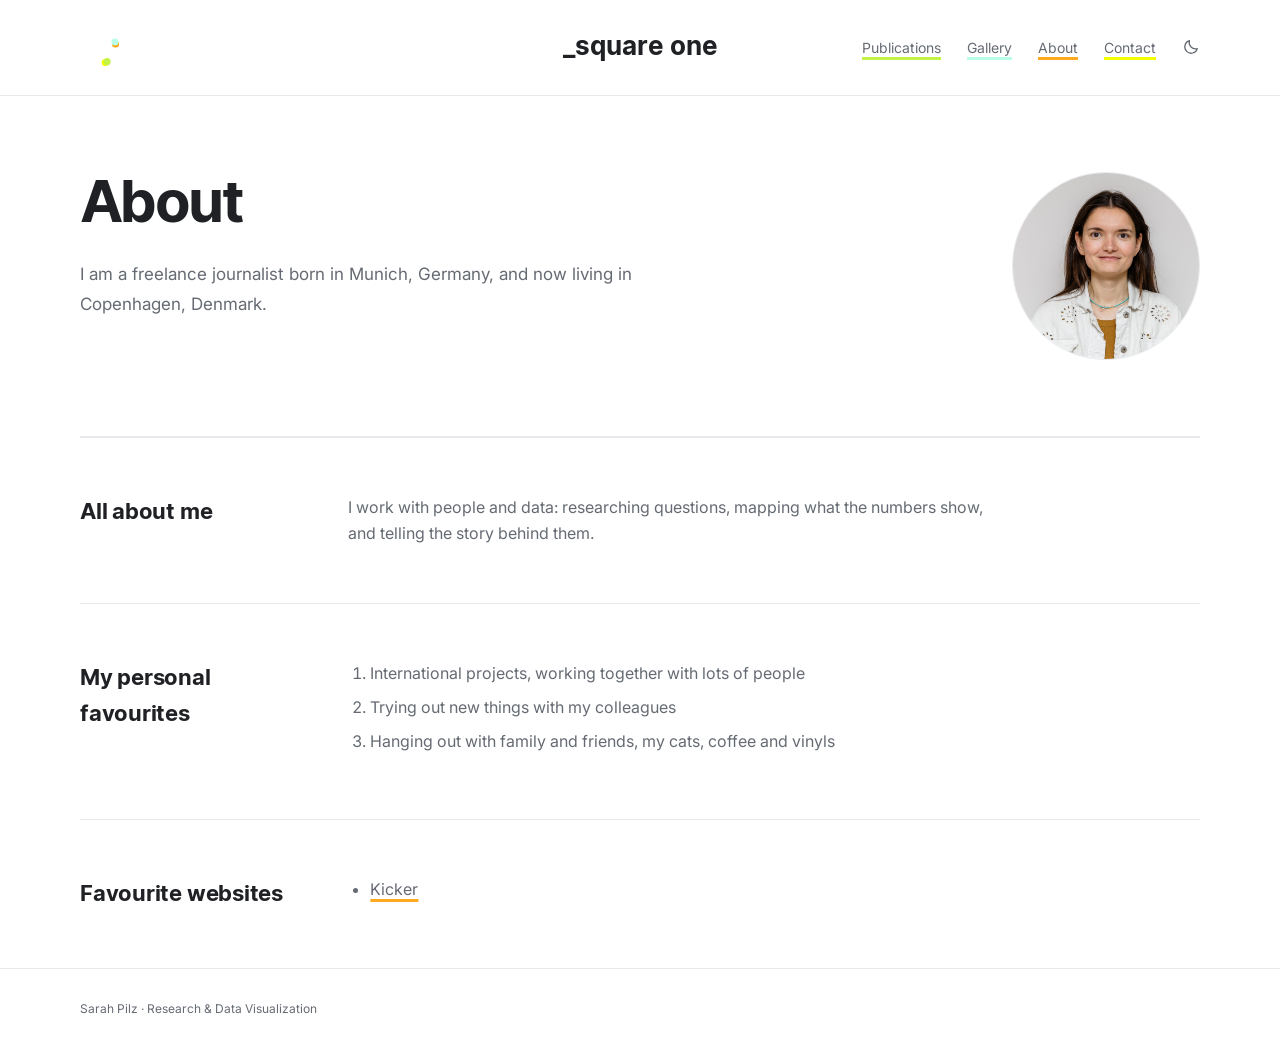
<file: about.html>
<!DOCTYPE html>
<html lang="en">
<head>
  <meta charset="UTF-8">
  <meta name="viewport" content="width=device-width, initial-scale=1.0">
  <!-- Both palettes live in the stylesheet and theme.js decides which one <html>
       wears; this tells the browser both are supported. -->
  <meta name="color-scheme" content="light dark">

  <meta
    name="description"
    content="About _square one: environmental research, data analysis, interactive mapping, and visual storytelling."
  >

  <title>About · _square one</title>

  <link rel="preconnect" href="https://fonts.googleapis.com">
  <link rel="preconnect" href="https://fonts.gstatic.com" crossorigin>
  <link
    href="https://fonts.googleapis.com/css2?family=Konkhmer+Sleokchher&family=Inter:wght@400;500;600&display=swap"
    rel="stylesheet"
  >

  <link rel="stylesheet" href="styles.css">

  <!-- Settles the theme before the first paint, so a dark page never flashes
       white; the header button it drives sits at the end of the nav below. -->
  <script src="theme.js"></script>
</head>

<body data-area="about">
  <a class="skip-link" href="#main-content">
    Skip to content
  </a>

  <header class="site-header" id="home">
    <nav class="navigation container" aria-label="Main navigation">
      <a class="brand-logo" href="index.html#home" aria-label="_square one — home">
        <!-- viewBox is cropped around the mark so it fills the header slot. -->
        <svg id="brand-logo-mark" viewBox="5 5 34 34" aria-hidden="true"></svg>
      </a>

      <a class="site-title" href="index.html#home">_square one</a>

      <div class="nav-links">
        <a href="publications.html">Publications</a>
        <a href="gallery.html">Gallery</a>
        <a href="about.html">About</a>
        <a href="contact.html">Contact</a>

        <button
          class="theme-toggle"
          type="button"
          aria-pressed="false"
          aria-label="Dark theme"
          hidden
        >
          <!-- The sun's ring is a path, so the header mark keeps the page's
               only circle elements. -->
          <svg class="theme-toggle-icon theme-toggle-moon" viewBox="0 0 24 24" aria-hidden="true">
            <path d="M20.4 14.1A8.5 8.5 0 0 1 9.9 3.6 8.5 8.5 0 1 0 20.4 14.1Z" />
          </svg>
          <svg class="theme-toggle-icon theme-toggle-sun" viewBox="0 0 24 24" aria-hidden="true">
            <path d="M12 7.6a4.4 4.4 0 1 0 0 8.8 4.4 4.4 0 0 0 0-8.8Z" />
            <path d="M12 2.6v2.2M12 19.2v2.2M2.6 12h2.2M19.2 12h2.2M5.4 5.4l1.6 1.6M17 17l1.6 1.6M18.6 5.4 17 7M7 17l-1.6 1.6" />
          </svg>
        </button>
      </div>
    </nav>
  </header>

  <main id="main-content" tabindex="-1">
    <section class="page-intro container page-intro-split">
      <div>
        <h1>About</h1>
        <p>
          I am a freelance journalist born in Munich, Germany, and now living in
          Copenhagen, Denmark.
        </p>
      </div>

      <!-- The portrait is part of the intro, so its top lines up with the
           "About" heading instead of starting a block of its own. -->
      <figure class="portrait">
        <img
          src="images/sarah-pilz.jpg"
          alt="Portrait of Sarah Pilz"
          width="900"
          height="720"
        >
      </figure>
    </section>

    <section class="section container" id="all-about-me">
      <div class="section-layout">
        <h2>All about me</h2>

        <div>
          <p>
            I work with people and data: researching questions, mapping what
            the numbers show, and telling the story behind them.
          </p>
        </div>
      </div>
    </section>

    <section class="section container" id="favourites">
      <div class="section-layout">
        <h2>My personal favourites</h2>

        <ol class="favourites">
          <li>International projects, working together with lots of people</li>
          <li>Trying out new things with my colleagues</li>
          <li>Hanging out with family and friends, my cats, coffee and vinyls</li>
        </ol>
      </div>
    </section>

    <section class="section container" id="websites">
      <div class="section-layout">
        <h2>Favourite websites</h2>

        <ul class="favourites">
          <li><a href="https://kicker.de">Kicker</a></li>
        </ul>
      </div>
    </section>
  </main>

  <footer class="site-footer">
    <div class="container">
      <p>Sarah Pilz · Research &amp; Data Visualization</p>
    </div>
  </footer>

  <!-- Shared animated header mark: loaded by every page so it cannot drift. -->
  <script src="logo.js"></script>

  <!-- Shared wordmark intro: the underscore blinks, "square one" is deleted
       from the left, then the whole title returns. -->
  <script src="title.js"></script>
</body>
</html>
</file>
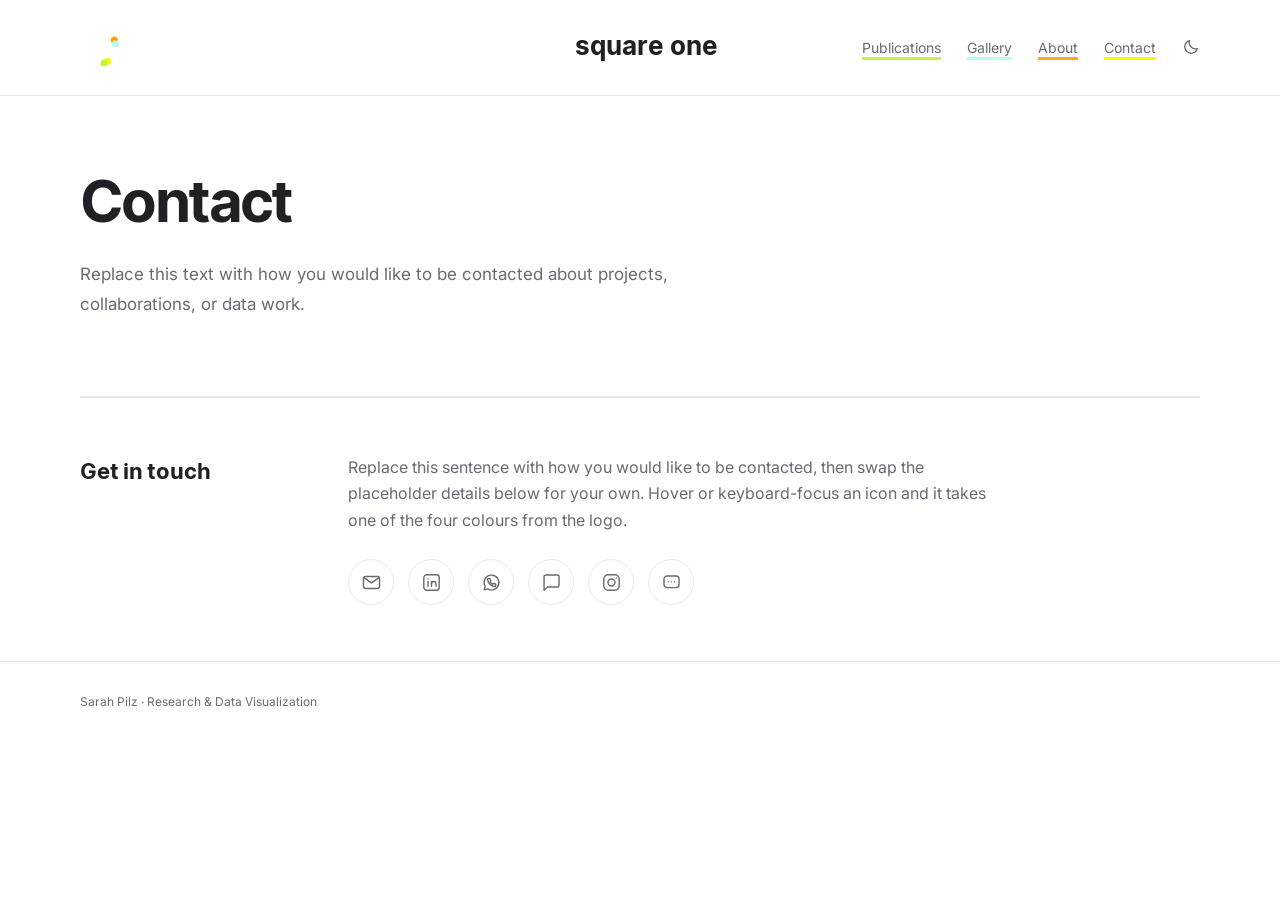
<file: contact.html>
<!DOCTYPE html>
<html lang="en">
<head>
  <meta charset="UTF-8">
  <meta name="viewport" content="width=device-width, initial-scale=1.0">
  <!-- Both palettes live in the stylesheet and theme.js decides which one <html>
       wears; this tells the browser both are supported. -->
  <meta name="color-scheme" content="light dark">

  <meta
    name="description"
    content="Contact _square one about research, data analysis, interactive mapping, and visual storytelling."
  >

  <title>Contact · _square one</title>

  <link rel="preconnect" href="https://fonts.googleapis.com">
  <link rel="preconnect" href="https://fonts.gstatic.com" crossorigin>
  <link
    href="https://fonts.googleapis.com/css2?family=Konkhmer+Sleokchher&family=Inter:wght@400;500;600&display=swap"
    rel="stylesheet"
  >

  <link rel="stylesheet" href="styles.css">

  <!-- Settles the theme before the first paint, so a dark page never flashes
       white; the header button it drives sits at the end of the nav below. -->
  <script src="theme.js"></script>
</head>

<body data-area="contact">
  <a class="skip-link" href="#main-content">
    Skip to content
  </a>

  <header class="site-header" id="home">
    <nav class="navigation container" aria-label="Main navigation">
      <a class="brand-logo" href="index.html#home" aria-label="_square one — home">
        <!-- viewBox is cropped around the mark so it fills the header slot. -->
        <svg id="brand-logo-mark" viewBox="5 5 34 34" aria-hidden="true"></svg>
      </a>

      <a class="site-title" href="index.html#home">_square one</a>

      <div class="nav-links">
        <a href="publications.html">Publications</a>
        <a href="gallery.html">Gallery</a>
        <a href="about.html">About</a>
        <a href="contact.html">Contact</a>

        <button
          class="theme-toggle"
          type="button"
          aria-pressed="false"
          aria-label="Dark theme"
          hidden
        >
          <!-- The sun's ring is a path, so the header mark keeps the page's
               only circle elements. -->
          <svg class="theme-toggle-icon theme-toggle-moon" viewBox="0 0 24 24" aria-hidden="true">
            <path d="M20.4 14.1A8.5 8.5 0 0 1 9.9 3.6 8.5 8.5 0 1 0 20.4 14.1Z" />
          </svg>
          <svg class="theme-toggle-icon theme-toggle-sun" viewBox="0 0 24 24" aria-hidden="true">
            <path d="M12 7.6a4.4 4.4 0 1 0 0 8.8 4.4 4.4 0 0 0 0-8.8Z" />
            <path d="M12 2.6v2.2M12 19.2v2.2M2.6 12h2.2M19.2 12h2.2M5.4 5.4l1.6 1.6M17 17l1.6 1.6M18.6 5.4 17 7M7 17l-1.6 1.6" />
          </svg>
        </button>
      </div>
    </nav>
  </header>

  <main id="main-content" tabindex="-1">
    <section class="page-intro container">
      <h1>Contact</h1>
      <p>
        Replace this text with how you would like to be contacted about
        projects, collaborations, or data work.
      </p>
    </section>

    <section class="section container" id="get-in-touch">
      <div class="section-layout">
        <h2>Get in touch</h2>

        <div>
          <p>
            Replace this sentence with how you would like to be contacted, then
            swap the placeholder details below for your own. Hover or
            keyboard-focus an icon and it takes one of the four colours from
            the logo.
          </p>

          <!-- One icon per channel. Every href is a real destination, so a
               click opens the mail app, a chat, or the profile page. -->
          <ul class="contact-links" aria-label="Ways to get in touch">
            <li>
              <a
                class="contact-link"
                href="mailto:you@example.com"
                aria-label="Email"
              >
                <svg
                  viewBox="0 0 24 24"
                  aria-hidden="true"
                  focusable="false"
                  fill="none"
                  stroke="currentColor"
                  stroke-width="1.6"
                  stroke-linecap="round"
                  stroke-linejoin="round"
                >
                  <rect x="2.8" y="5.2" width="18.4" height="13.6" rx="2.4" />
                  <path d="m3.7 6.7 8.3 5.8 8.3-5.8" />
                </svg>
              </a>
            </li>

            <li>
              <a
                class="contact-link"
                href="https://www.linkedin.com/in/your-handle"
                aria-label="LinkedIn"
              >
                <svg
                  viewBox="0 0 24 24"
                  aria-hidden="true"
                  focusable="false"
                  fill="none"
                  stroke="currentColor"
                  stroke-width="1.6"
                  stroke-linecap="round"
                  stroke-linejoin="round"
                >
                  <rect x="3.2" y="3.2" width="17.6" height="17.6" rx="3.2" />
                  <path d="M8 10.9v5.5" />
                  <path d="M8 7.9h.01" />
                  <path d="M12 16.4v-5.5" />
                  <path d="M12 13.4a2.6 2.6 0 0 1 5.2 0v3" />
                </svg>
              </a>
            </li>

            <li>
              <a
                class="contact-link"
                href="https://wa.me/4500000000"
                aria-label="WhatsApp"
              >
                <svg
                  viewBox="0 0 24 24"
                  aria-hidden="true"
                  focusable="false"
                  fill="none"
                  stroke="currentColor"
                  stroke-width="1.6"
                  stroke-linecap="round"
                  stroke-linejoin="round"
                >
                  <path d="M12 3.6a8.4 8.4 0 1 1-4.3 15.6L3.6 20.4l1.2-4.1A8.4 8.4 0 0 1 12 3.6Z" />
                  <!-- Handset: the classic monoline phone outline, scaled into
                       the bubble and re-thickened so both strokes match. -->
                  <path
                    d="M22 16.9v3a2 2 0 0 1-2.2 2 19.8 19.8 0 0 1-8.6-3.1 19.5 19.5 0 0 1-6-6A19.8 19.8 0 0 1 2.1 4.2 2 2 0 0 1 4.1 2h3a2 2 0 0 1 2 1.7 12.8 12.8 0 0 0 .7 2.8 2 2 0 0 1-.5 2.1L8.1 9.9a16 16 0 0 0 6 6l1.3-1.3a2 2 0 0 1 2.1-.4 12.8 12.8 0 0 0 2.8.7A2 2 0 0 1 22 16.9Z"
                    transform="translate(6.6 6.6) scale(0.46)"
                    stroke-width="3.5"
                  />
                </svg>
              </a>
            </li>

            <li>
              <a
                class="contact-link"
                href="https://signal.me/#p/+4500000000"
                aria-label="Signal"
              >
                <svg
                  viewBox="0 0 24 24"
                  aria-hidden="true"
                  focusable="false"
                  fill="none"
                  stroke="currentColor"
                  stroke-width="1.6"
                  stroke-linecap="round"
                  stroke-linejoin="round"
                >
                  <path d="M20.6 15.1a2 2 0 0 1-2 2H7.4l-3.9 3.9V5.5a2 2 0 0 1 2-2h13.1a2 2 0 0 1 2 2Z" />
                </svg>
              </a>
            </li>

            <li>
              <a
                class="contact-link"
                href="https://www.instagram.com/your-handle"
                aria-label="Instagram"
              >
                <svg
                  viewBox="0 0 24 24"
                  aria-hidden="true"
                  focusable="false"
                  fill="none"
                  stroke="currentColor"
                  stroke-width="1.6"
                  stroke-linecap="round"
                  stroke-linejoin="round"
                >
                  <rect x="3.2" y="3.2" width="17.6" height="17.6" rx="5" />
                  <path d="M12 8a4 4 0 1 0 0 8 4 4 0 1 0 0-8Z" />
                  <path d="M17.4 6.9h.01" />
                </svg>
              </a>
            </li>

            <li>
              <a
                class="contact-link"
                href="https://threema.id/XXXXXXX"
                aria-label="Threema"
              >
                <svg
                  viewBox="0 0 24 24"
                  aria-hidden="true"
                  focusable="false"
                  fill="none"
                  stroke="currentColor"
                  stroke-width="1.6"
                  stroke-linecap="round"
                  stroke-linejoin="round"
                >
                  <rect x="3.4" y="4.6" width="17.2" height="13.2" rx="3.4" />
                  <path d="M8.6 11.2h.01" />
                  <path d="M12 11.2h.01" />
                  <path d="M15.4 11.2h.01" />
                </svg>
              </a>
            </li>
          </ul>
        </div>
      </div>
    </section>
  </main>

  <footer class="site-footer">
    <div class="container">
      <p>Sarah Pilz · Research &amp; Data Visualization</p>
    </div>
  </footer>

  <!-- Shared animated header mark: loaded by every page so it cannot drift. -->
  <script src="logo.js"></script>

  <!-- Shared wordmark intro: the underscore blinks, "square one" is deleted
       from the left, then the whole title returns. -->
  <script src="title.js"></script>
</body>
</html>
</file>
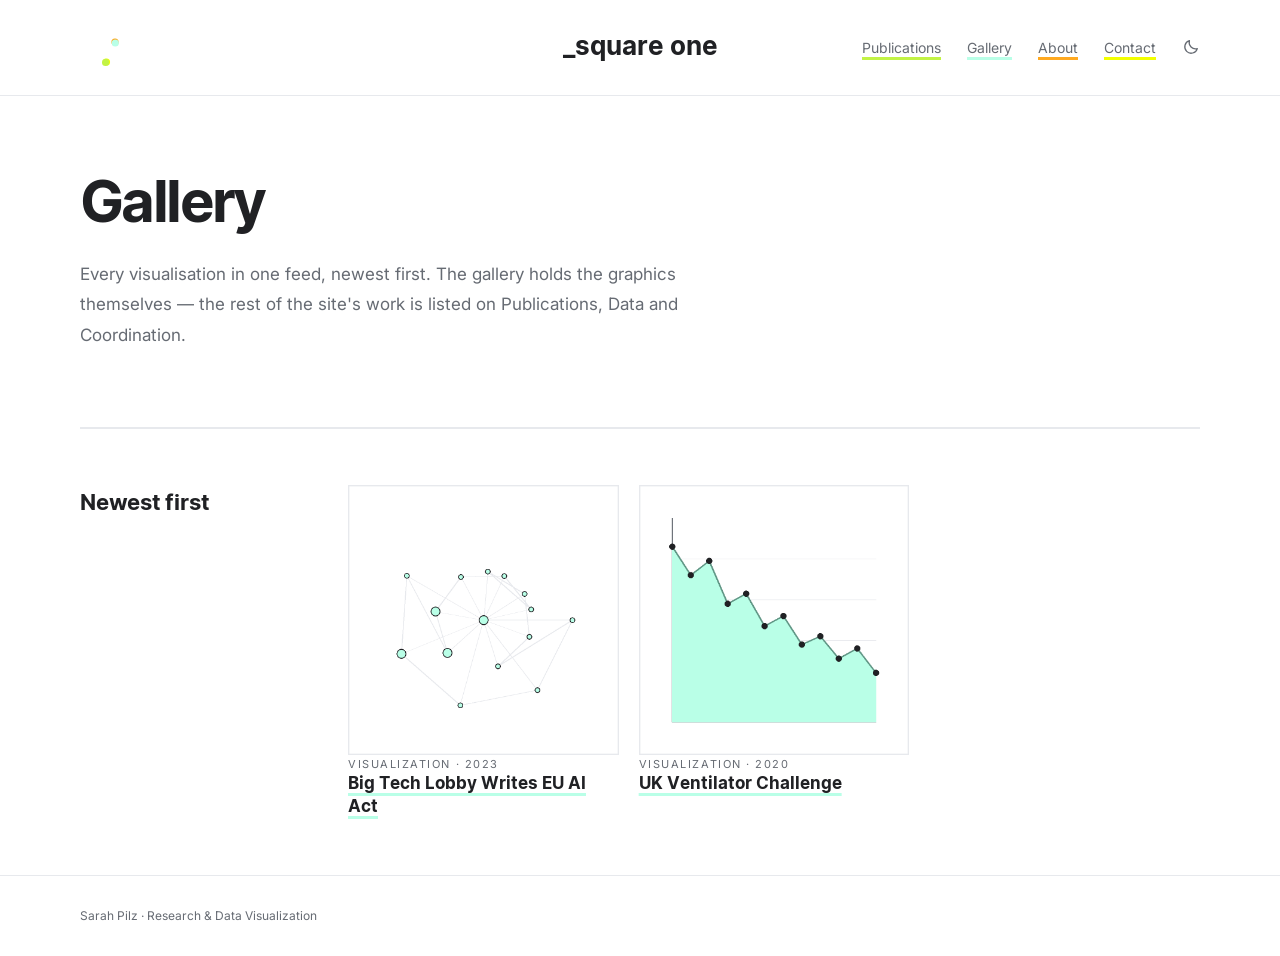
<file: gallery.html>
<!DOCTYPE html>
<html lang="en">
<head>
  <meta charset="UTF-8">
  <meta name="viewport" content="width=device-width, initial-scale=1.0">
  <!-- Both palettes live in the stylesheet and theme.js decides which one <html>
       wears; this tells the browser both are supported. -->
  <meta name="color-scheme" content="light dark">

  <meta
    name="description"
    content="Gallery: every visualization from _square one — newest work first."
  >

  <title>Gallery · _square one</title>

  <link rel="preconnect" href="https://fonts.googleapis.com">
  <link rel="preconnect" href="https://fonts.gstatic.com" crossorigin>
  <link
    href="https://fonts.googleapis.com/css2?family=Konkhmer+Sleokchher&family=Inter:wght@400;500;600&display=swap"
    rel="stylesheet"
  >

  <link rel="stylesheet" href="styles.css">

  <!-- Settles the theme before the first paint, so a dark page never flashes
       white; the header button it drives sits at the end of the nav below. -->
  <script src="theme.js"></script>
</head>

<body data-area="gallery">
  <a class="skip-link" href="#main-content">
    Skip to content
  </a>

  <header class="site-header" id="home">
    <nav class="navigation container" aria-label="Main navigation">
      <a class="brand-logo" href="index.html#home" aria-label="_square one — home">
        <!-- viewBox is cropped around the mark so it fills the header slot. -->
        <svg id="brand-logo-mark" viewBox="5 5 34 34" aria-hidden="true"></svg>
      </a>

      <a class="site-title" href="index.html#home">_square one</a>

      <div class="nav-links">
        <a href="publications.html">Publications</a>
        <a href="gallery.html">Gallery</a>
        <a href="about.html">About</a>
        <a href="contact.html">Contact</a>

        <button
          class="theme-toggle"
          type="button"
          aria-pressed="false"
          aria-label="Dark theme"
          hidden
        >
          <!-- The sun's ring is a path, so the header mark keeps the page's
               only circle elements. -->
          <svg class="theme-toggle-icon theme-toggle-moon" viewBox="0 0 24 24" aria-hidden="true">
            <path d="M20.4 14.1A8.5 8.5 0 0 1 9.9 3.6 8.5 8.5 0 1 0 20.4 14.1Z" />
          </svg>
          <svg class="theme-toggle-icon theme-toggle-sun" viewBox="0 0 24 24" aria-hidden="true">
            <path d="M12 7.6a4.4 4.4 0 1 0 0 8.8 4.4 4.4 0 0 0 0-8.8Z" />
            <path d="M12 2.6v2.2M12 19.2v2.2M2.6 12h2.2M19.2 12h2.2M5.4 5.4l1.6 1.6M17 17l1.6 1.6M18.6 5.4 17 7M7 17l-1.6 1.6" />
          </svg>
        </button>
      </div>
    </nav>
  </header>

  <main id="main-content" tabindex="-1">
    <section class="page-intro container">
      <h1>Gallery</h1>
      <p>
        Every visualisation in one feed, newest first. The gallery holds the
        graphics themselves — the rest of the site's work is listed on
        Publications, Data and Coordination.
      </p>
    </section>

    <section class="section container" id="feed">
      <div class="section-layout">
        <h2>Newest first</h2>

        <div>
          <!-- One tile per visualisation, newest at the TOP of this grid: copy an
               <article>, add its page (viz-<slug>.html), its two images under
               images/gallery/ (<slug>.png square for the tile, <slug>-wide.png
               wide for the piece page) and an id for that page to link back to.
               Everything already in the list stays put and simply sinks as new
               work arrives.

               Only visualisations belong here. Pieces listed under
               Publications, Data or Coordination are not visualisations and do
               not appear in the gallery, which is also why no tile carries a
               colour of its own: the whole page is the visualization area. The
               placeholder art is generated by tools/make_gallery.py -- drop real
               screenshots in at the same paths and delete the tool call. -->
          <div class="gallery-grid">

            <article class="tile" id="big-tech-lobby-writes-eu-ai-act">
              <figure class="tile-figure">
                <img
                  src="images/gallery/big-tech-lobby-writes-eu-ai-act.png"
                  alt="Placeholder network diagram for Big Tech Lobby Writes EU AI Act"
                  width="900"
                  height="900"
                >
              </figure>
              <p class="tile-kicker">Visualization · 2023</p>
              <h3 class="tile-title">
                <a href="viz-big-tech-lobby-writes-eu-ai-act.html">Big Tech Lobby Writes EU AI Act</a>
              </h3>
            </article>

            <article class="tile" id="uk-ventilator-challenge">
              <figure class="tile-figure">
                <img
                  src="images/gallery/uk-ventilator-challenge.png"
                  alt="Placeholder line chart for UK Ventilator Challenge"
                  width="900"
                  height="900"
                >
              </figure>
              <p class="tile-kicker">Visualization · 2020</p>
              <h3 class="tile-title">
                <a href="viz-uk-ventilator-challenge.html">UK Ventilator Challenge</a>
              </h3>
            </article>
          </div>
        </div>
      </div>
    </section>
  </main>

  <footer class="site-footer">
    <div class="container">
      <p>Sarah Pilz · Research &amp; Data Visualization</p>
    </div>
  </footer>

  <!-- Shared animated header mark: loaded by every page so it cannot drift. -->
  <script src="logo.js"></script>

  <!-- Shared wordmark intro: the underscore blinks, "square one" is deleted
       from the left, then the whole title returns. -->
  <script src="title.js"></script>
</body>
</html>
</file>
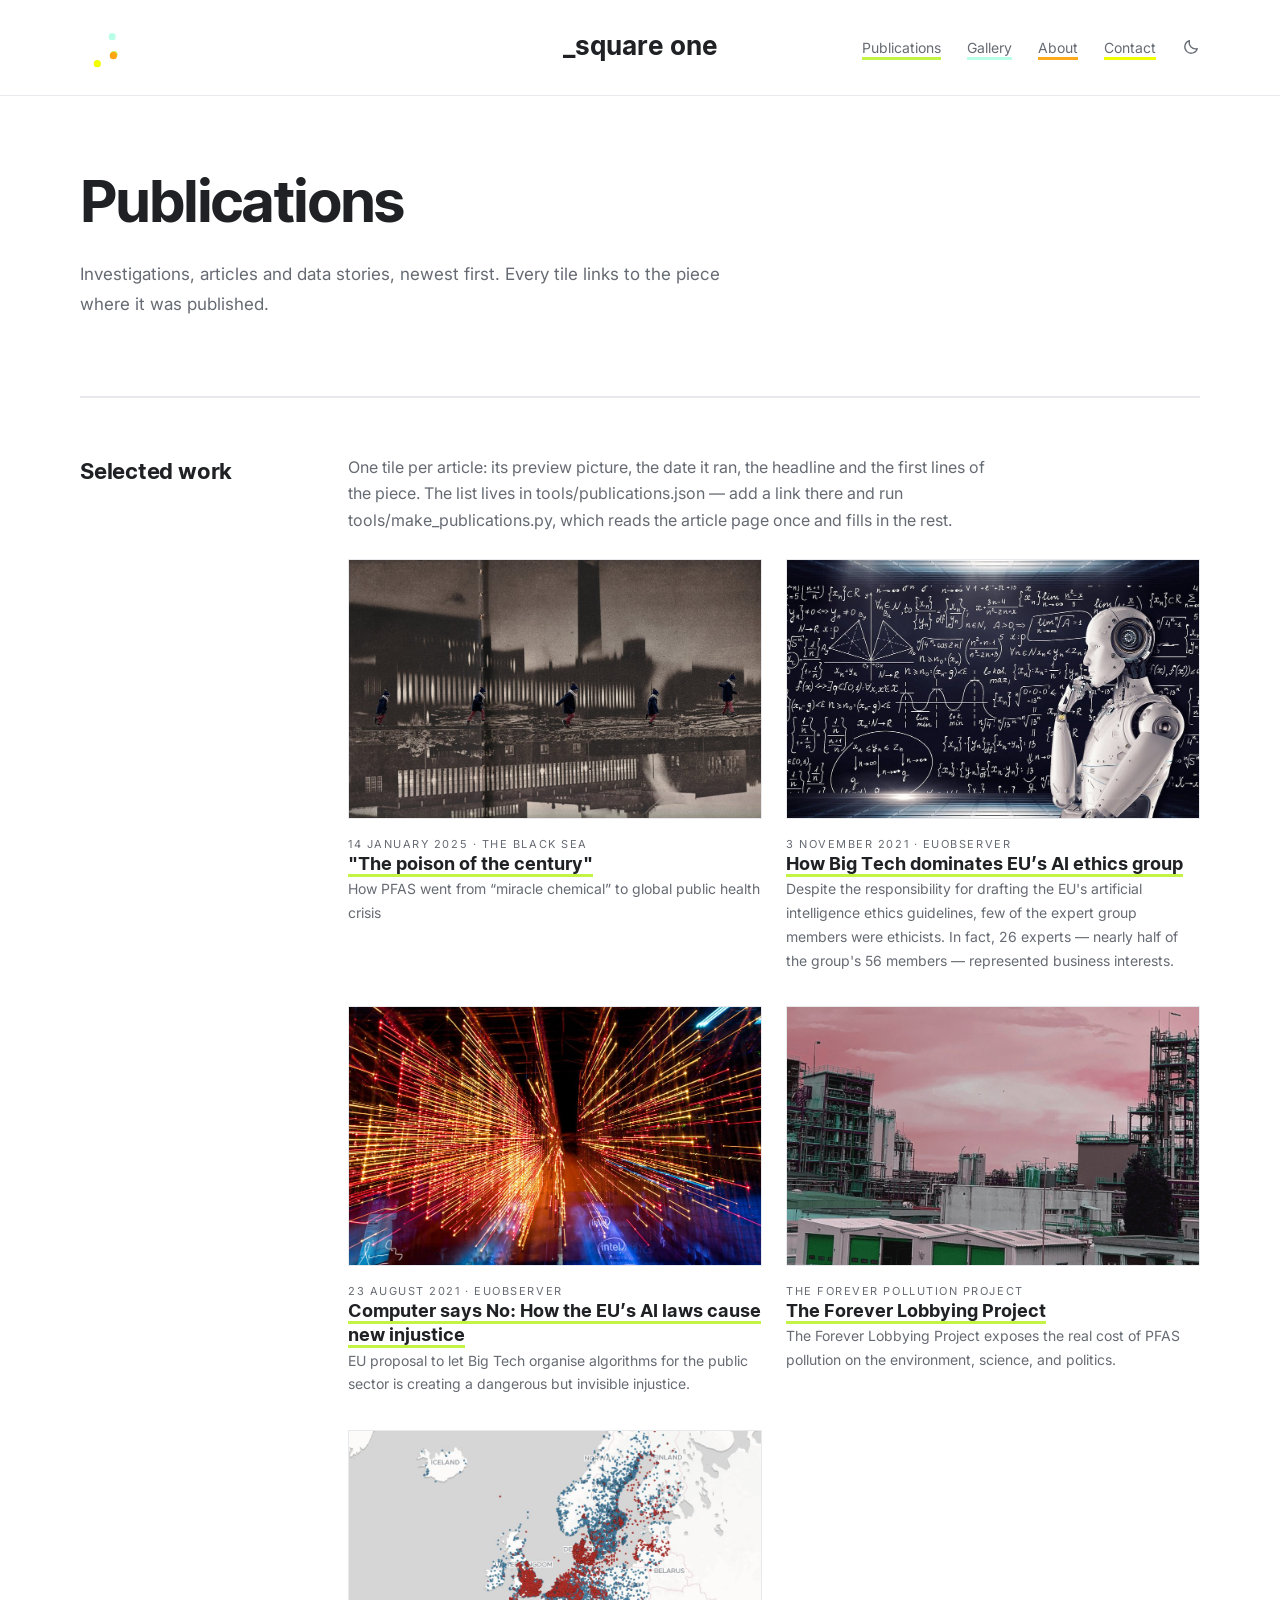
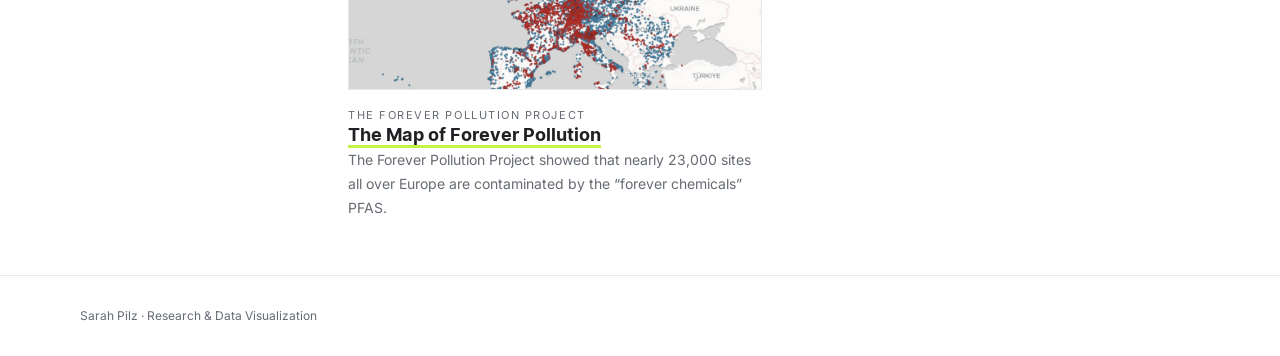
<file: publications.html>
<!DOCTYPE html>
<html lang="en">
<head>
  <meta charset="UTF-8">
  <meta name="viewport" content="width=device-width, initial-scale=1.0">
  <!-- Both palettes live in the stylesheet and theme.js decides which one <html>
       wears; this tells the browser both are supported. -->
  <meta name="color-scheme" content="light dark">

  <meta
    name="description"
    content="Publications from _square one: cross-border investigations, data analysis, and visual storytelling."
  >

  <title>Publications · _square one</title>

  <link rel="preconnect" href="https://fonts.googleapis.com">
  <link rel="preconnect" href="https://fonts.gstatic.com" crossorigin>
  <link
    href="https://fonts.googleapis.com/css2?family=Konkhmer+Sleokchher&family=Inter:wght@400;500;600&display=swap"
    rel="stylesheet"
  >

  <link rel="stylesheet" href="styles.css">

  <!-- Settles the theme before the first paint, so a dark page never flashes
       white; the header button it drives sits at the end of the nav below. -->
  <script src="theme.js"></script>
</head>

<body data-area="publications">
  <a class="skip-link" href="#main-content">
    Skip to content
  </a>

  <header class="site-header" id="home">
    <nav class="navigation container" aria-label="Main navigation">
      <a class="brand-logo" href="index.html#home" aria-label="_square one — home">
        <!-- viewBox is cropped around the mark so it fills the header slot. -->
        <svg id="brand-logo-mark" viewBox="5 5 34 34" aria-hidden="true"></svg>
      </a>

      <a class="site-title" href="index.html#home">_square one</a>

      <div class="nav-links">
        <a href="publications.html">Publications</a>
        <a href="gallery.html">Gallery</a>
        <a href="about.html">About</a>
        <a href="contact.html">Contact</a>

        <button
          class="theme-toggle"
          type="button"
          aria-pressed="false"
          aria-label="Dark theme"
          hidden
        >
          <!-- The sun's ring is a path, so the header mark keeps the page's
               only circle elements. -->
          <svg class="theme-toggle-icon theme-toggle-moon" viewBox="0 0 24 24" aria-hidden="true">
            <path d="M20.4 14.1A8.5 8.5 0 0 1 9.9 3.6 8.5 8.5 0 1 0 20.4 14.1Z" />
          </svg>
          <svg class="theme-toggle-icon theme-toggle-sun" viewBox="0 0 24 24" aria-hidden="true">
            <path d="M12 7.6a4.4 4.4 0 1 0 0 8.8 4.4 4.4 0 0 0 0-8.8Z" />
            <path d="M12 2.6v2.2M12 19.2v2.2M2.6 12h2.2M19.2 12h2.2M5.4 5.4l1.6 1.6M17 17l1.6 1.6M18.6 5.4 17 7M7 17l-1.6 1.6" />
          </svg>
        </button>
      </div>
    </nav>
  </header>

  <main id="main-content" tabindex="-1">
    <section class="page-intro container">
      <h1>Publications</h1>
      <p>
        Investigations, articles and data stories, newest first. Every tile links
        to the piece where it was published.
      </p>
    </section>

    <section class="section container" id="selected-work">
      <div class="section-layout">
        <h2>Selected work</h2>

        <div>
          <p>
            One tile per article: its preview picture, the date it ran, the
            headline and the first lines of the piece. The list lives in
            tools/publications.json — add a link there and run
            tools/make_publications.py, which reads the article page once and
            fills in the rest.
          </p>

          <!-- The feed is generated. tools/make_publications.py writes every tile
               between the two markers below, newest first, from the links in
               tools/publications.json. Change that file (or the text it holds),
               never this block: anything typed here is rewritten on the next run,
               and the markers are how the script finds the place to write. -->
          <div class="publication-grid">
            <!-- publications:start -->
              <article class="publication" id="the-poison-of-the-century">
                <figure class="publication-figure">
                  <img
                    src="images/publications/the-poison-of-the-century.jpg"
                    alt="&quot;The poison of the century&quot;"
                    width="1200"
                    height="729"
                  >
                </figure>
                <p class="publication-kicker">
                  <time datetime="2025-01-14">14 January 2025</time> · The Black Sea
                </p>
                <h3 class="publication-title">
                  <a href="https://theblacksea.eu/investigations/forever-lobbying-project/the-poison-of-the-century">"The poison of the century"</a>
                </h3>
                <p class="publication-teaser">
                  How PFAS went from “miracle chemical” to global public health crisis
                </p>
              </article>
              <article class="publication" id="how-big-tech-dominates-eu-s-ai-ethics-group">
                <figure class="publication-figure">
                  <img
                    src="images/publications/how-big-tech-dominates-eu-s-ai-ethics-group.jpg"
                    alt="How Big Tech dominates EU’s AI ethics group"
                    width="1024"
                    height="819"
                  >
                </figure>
                <p class="publication-kicker">
                  <time datetime="2021-11-03">3 November 2021</time> · EUobserver
                </p>
                <h3 class="publication-title">
                  <a href="https://euobserver.com/investigations/153386">How Big Tech dominates EU’s AI ethics group</a>
                </h3>
                <p class="publication-teaser">
                  Despite the responsibility for drafting the EU's artificial intelligence ethics guidelines, few of the expert group members were ethicists. In fact, 26 experts — nearly half of the group's 56 members — represented business interests.
                </p>
              </article>
              <article class="publication" id="computer-says-no-how-the-eu-s-ai-laws-cause-new-injustice">
                <figure class="publication-figure">
                  <img
                    src="images/publications/computer-says-no-how-the-eu-s-ai-laws-cause-new-injustice.jpg"
                    alt="Computer says No: How the EU’s AI laws cause new injustice"
                    width="1024"
                    height="683"
                  >
                </figure>
                <p class="publication-kicker">
                  <time datetime="2021-08-23">23 August 2021</time> · EUobserver
                </p>
                <h3 class="publication-title">
                  <a href="https://euobserver.com/investigations/152695">Computer says No: How the EU’s AI laws cause new injustice</a>
                </h3>
                <p class="publication-teaser">
                  EU proposal to let Big Tech organise algorithms for the public sector is creating a dangerous but invisible injustice.
                </p>
              </article>
              <article class="publication" id="the-forever-lobbying-project">
                <figure class="publication-figure">
                  <img
                    src="images/publications/the-forever-lobbying-project.jpg"
                    alt="The Forever Lobbying Project"
                    width="1200"
                    height="675"
                  >
                </figure>
                <p class="publication-kicker">
                  The Forever Pollution Project
                </p>
                <h3 class="publication-title">
                  <a href="https://foreverpollution.eu/lobbying/">The Forever Lobbying Project</a>
                </h3>
                <p class="publication-teaser">
                  The Forever Lobbying Project exposes the real cost of PFAS pollution on the environment, science, and politics.
                </p>
              </article>
              <article class="publication" id="the-map-of-forever-pollution">
                <figure class="publication-figure">
                  <img
                    src="images/publications/the-map-of-forever-pollution.jpg"
                    alt="The Map of Forever Pollution"
                    width="1200"
                    height="631"
                  >
                </figure>
                <p class="publication-kicker">
                  The Forever Pollution Project
                </p>
                <h3 class="publication-title">
                  <a href="https://foreverpollution.eu/map/">The Map of Forever Pollution</a>
                </h3>
                <p class="publication-teaser">
                  The Forever Pollution Project showed that nearly 23,000 sites all over Europe are contaminated by the “forever chemicals” PFAS.
                </p>
              </article>
            <!-- publications:end -->
          </div>
        </div>
      </div>
    </section>
  </main>

  <footer class="site-footer">
    <div class="container">
      <p>Sarah Pilz · Research &amp; Data Visualization</p>
    </div>
  </footer>

  <!-- Shared animated header mark: loaded by every page so it cannot drift. -->
  <script src="logo.js"></script>

  <!-- Shared wordmark intro: the underscore blinks, "square one" is deleted
       from the left, then the whole title returns. -->
  <script src="title.js"></script>
</body>
</html>
</file>
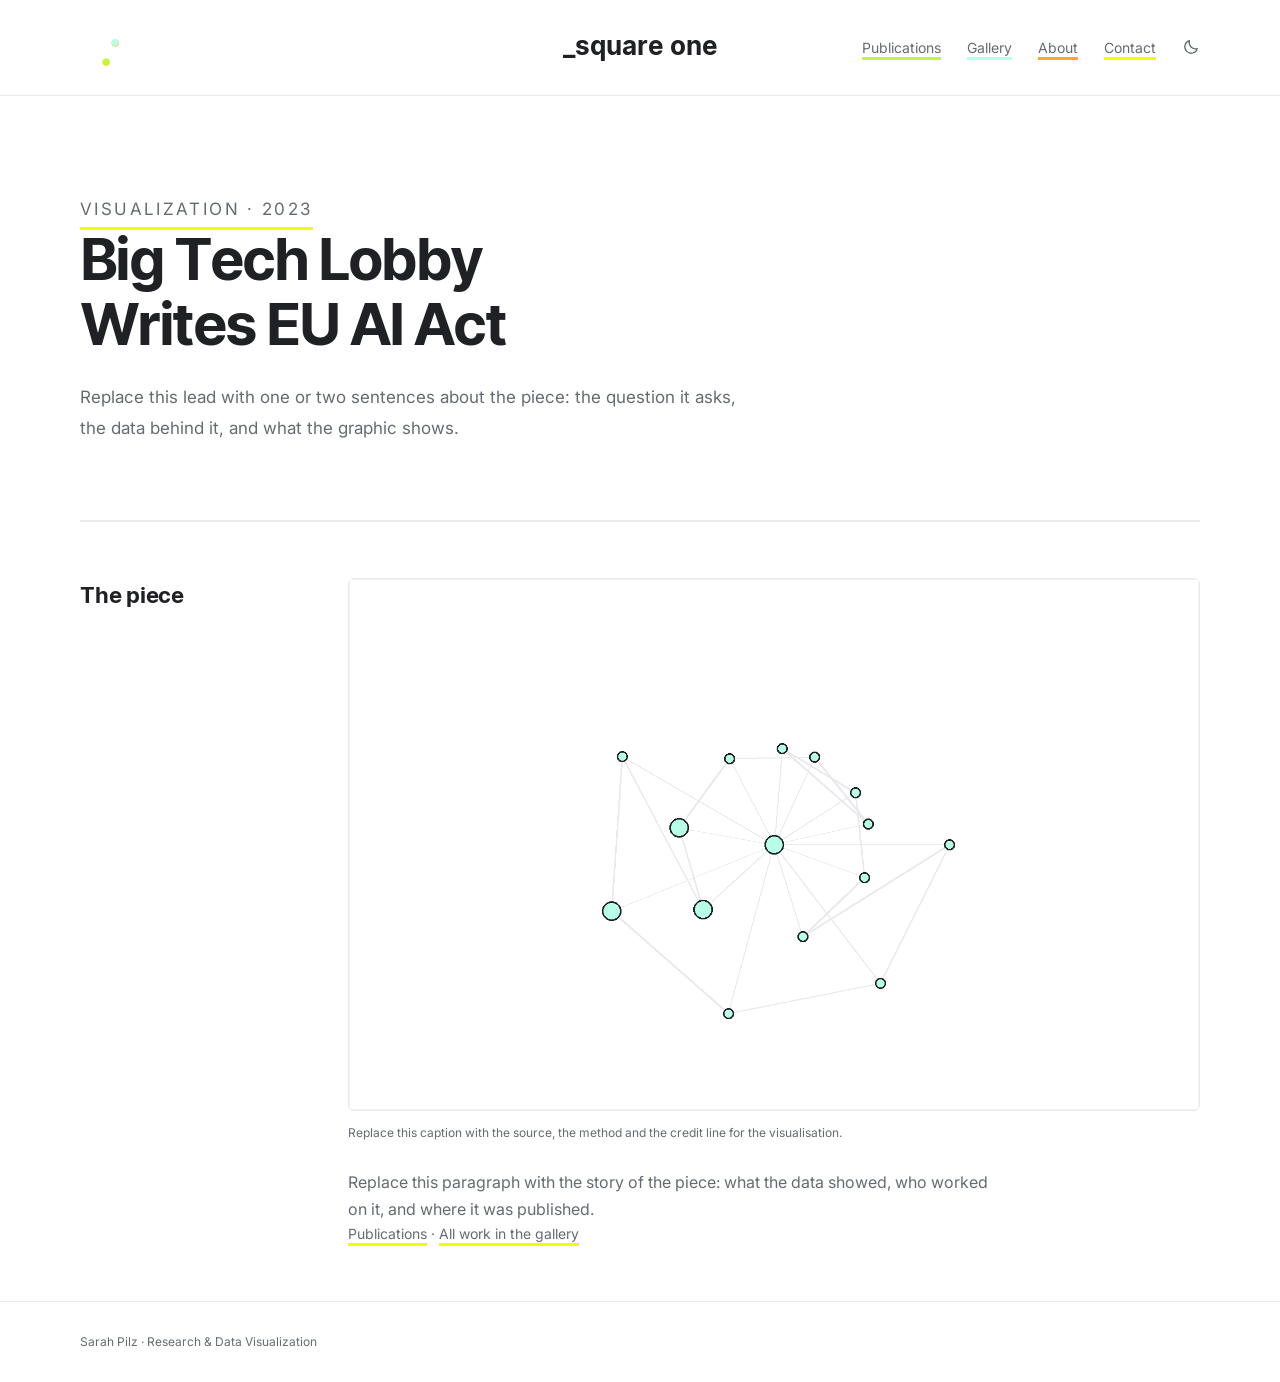
<file: viz-big-tech-lobby-writes-eu-ai-act.html>
<!DOCTYPE html>
<html lang="en">
<head>
  <meta charset="UTF-8">
  <meta name="viewport" content="width=device-width, initial-scale=1.0">
  <!-- Both palettes live in the stylesheet and theme.js decides which one <html>
       wears; this tells the browser both are supported. -->
  <meta name="color-scheme" content="light dark">

  <meta
    name="description"
    content="Big Tech Lobby Writes EU AI Act — the full visualisation from the _square one gallery."
  >

  <title>Big Tech Lobby Writes EU AI Act · _square one</title>

  <link rel="preconnect" href="https://fonts.googleapis.com">
  <link rel="preconnect" href="https://fonts.gstatic.com" crossorigin>
  <link
    href="https://fonts.googleapis.com/css2?family=Konkhmer+Sleokchher&family=Inter:wght@400;500;600&display=swap"
    rel="stylesheet"
  >

  <link rel="stylesheet" href="styles.css">

  <!-- Settles the theme before the first paint, so a dark page never flashes
       white; the header button it drives sits at the end of the nav below. -->
  <script src="theme.js"></script>
</head>

<body data-area="visualization">
  <a class="skip-link" href="#main-content">
    Skip to content
  </a>

  <header class="site-header" id="home">
    <nav class="navigation container" aria-label="Main navigation">
      <a class="brand-logo" href="index.html#home" aria-label="_square one — home">
        <!-- viewBox is cropped around the mark so it fills the header slot. -->
        <svg id="brand-logo-mark" viewBox="5 5 34 34" aria-hidden="true"></svg>
      </a>

      <a class="site-title" href="index.html#home">_square one</a>

      <div class="nav-links">
        <a href="publications.html">Publications</a>
        <a href="gallery.html">Gallery</a>
        <a href="about.html">About</a>
        <a href="contact.html">Contact</a>

        <button
          class="theme-toggle"
          type="button"
          aria-pressed="false"
          aria-label="Dark theme"
          hidden
        >
          <!-- The sun's ring is a path, so the header mark keeps the page's
               only circle elements. -->
          <svg class="theme-toggle-icon theme-toggle-moon" viewBox="0 0 24 24" aria-hidden="true">
            <path d="M20.4 14.1A8.5 8.5 0 0 1 9.9 3.6 8.5 8.5 0 1 0 20.4 14.1Z" />
          </svg>
          <svg class="theme-toggle-icon theme-toggle-sun" viewBox="0 0 24 24" aria-hidden="true">
            <path d="M12 7.6a4.4 4.4 0 1 0 0 8.8 4.4 4.4 0 0 0 0-8.8Z" />
            <path d="M12 2.6v2.2M12 19.2v2.2M2.6 12h2.2M19.2 12h2.2M5.4 5.4l1.6 1.6M17 17l1.6 1.6M18.6 5.4 17 7M7 17l-1.6 1.6" />
          </svg>
        </button>
      </div>
    </nav>
  </header>

  <main id="main-content" tabindex="-1">
    <section class="page-intro container">
      <p class="page-kicker">Visualization · 2023</p>
      <h1>Big Tech Lobby Writes EU AI Act</h1>
      <p>
        Replace this lead with one or two sentences about the piece: the
        question it asks, the data behind it, and what the graphic shows.
      </p>
    </section>

    <section class="section container" id="the-piece">
      <div class="section-layout">
        <h2>The piece</h2>

        <div>
          <figure class="piece-figure">
            <img
              src="images/gallery/big-tech-lobby-writes-eu-ai-act-wide.png"
              alt="Placeholder: full-size network diagram for Big Tech Lobby Writes EU AI Act"
              width="1600"
              height="1000"
            >
            <figcaption>
              Replace this caption with the source, the method and the credit
              line for the visualisation.
            </figcaption>
          </figure>

          <p>
            Replace this paragraph with the story of the piece: what the data
            showed, who worked on it, and where it was published.
          </p>

          <p class="piece-note">
            <a href="publications.html">Publications</a> ·
            <a href="gallery.html#big-tech-lobby-writes-eu-ai-act">All work in the gallery</a>
          </p>
        </div>
      </div>
    </section>
  </main>

  <footer class="site-footer">
    <div class="container">
      <p>Sarah Pilz · Research &amp; Data Visualization</p>
    </div>
  </footer>

  <!-- Shared animated header mark: loaded by every page so it cannot drift. -->
  <script src="logo.js"></script>

  <!-- Shared wordmark intro: the underscore blinks, "square one" is deleted
       from the left, then the whole title returns. -->
  <script src="title.js"></script>
</body>
</html>
</file>
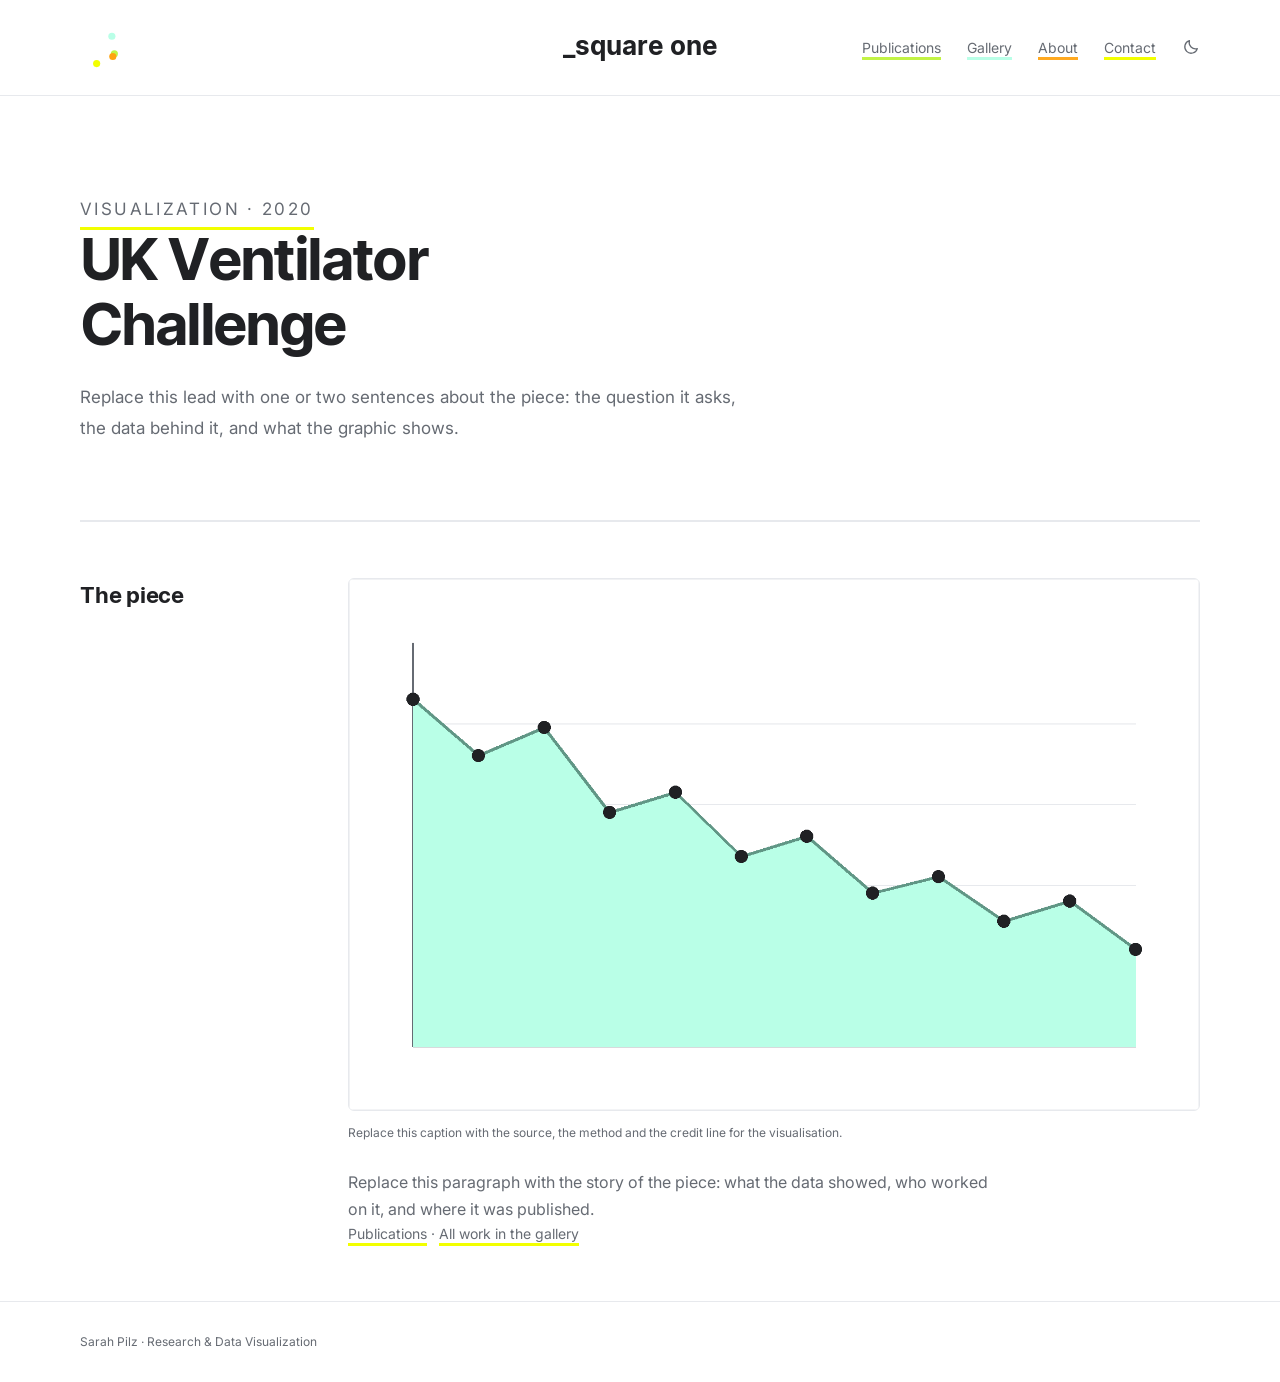
<file: viz-uk-ventilator-challenge.html>
<!DOCTYPE html>
<html lang="en">
<head>
  <meta charset="UTF-8">
  <meta name="viewport" content="width=device-width, initial-scale=1.0">
  <!-- Both palettes live in the stylesheet and theme.js decides which one <html>
       wears; this tells the browser both are supported. -->
  <meta name="color-scheme" content="light dark">

  <meta
    name="description"
    content="UK Ventilator Challenge — the full visualisation from the _square one gallery."
  >

  <title>UK Ventilator Challenge · _square one</title>

  <link rel="preconnect" href="https://fonts.googleapis.com">
  <link rel="preconnect" href="https://fonts.gstatic.com" crossorigin>
  <link
    href="https://fonts.googleapis.com/css2?family=Konkhmer+Sleokchher&family=Inter:wght@400;500;600&display=swap"
    rel="stylesheet"
  >

  <link rel="stylesheet" href="styles.css">

  <!-- Settles the theme before the first paint, so a dark page never flashes
       white; the header button it drives sits at the end of the nav below. -->
  <script src="theme.js"></script>
</head>

<body data-area="visualization">
  <a class="skip-link" href="#main-content">
    Skip to content
  </a>

  <header class="site-header" id="home">
    <nav class="navigation container" aria-label="Main navigation">
      <a class="brand-logo" href="index.html#home" aria-label="_square one — home">
        <!-- viewBox is cropped around the mark so it fills the header slot. -->
        <svg id="brand-logo-mark" viewBox="5 5 34 34" aria-hidden="true"></svg>
      </a>

      <a class="site-title" href="index.html#home">_square one</a>

      <div class="nav-links">
        <a href="publications.html">Publications</a>
        <a href="gallery.html">Gallery</a>
        <a href="about.html">About</a>
        <a href="contact.html">Contact</a>

        <button
          class="theme-toggle"
          type="button"
          aria-pressed="false"
          aria-label="Dark theme"
          hidden
        >
          <!-- The sun's ring is a path, so the header mark keeps the page's
               only circle elements. -->
          <svg class="theme-toggle-icon theme-toggle-moon" viewBox="0 0 24 24" aria-hidden="true">
            <path d="M20.4 14.1A8.5 8.5 0 0 1 9.9 3.6 8.5 8.5 0 1 0 20.4 14.1Z" />
          </svg>
          <svg class="theme-toggle-icon theme-toggle-sun" viewBox="0 0 24 24" aria-hidden="true">
            <path d="M12 7.6a4.4 4.4 0 1 0 0 8.8 4.4 4.4 0 0 0 0-8.8Z" />
            <path d="M12 2.6v2.2M12 19.2v2.2M2.6 12h2.2M19.2 12h2.2M5.4 5.4l1.6 1.6M17 17l1.6 1.6M18.6 5.4 17 7M7 17l-1.6 1.6" />
          </svg>
        </button>
      </div>
    </nav>
  </header>

  <main id="main-content" tabindex="-1">
    <section class="page-intro container">
      <p class="page-kicker">Visualization · 2020</p>
      <h1>UK Ventilator Challenge</h1>
      <p>
        Replace this lead with one or two sentences about the piece: the
        question it asks, the data behind it, and what the graphic shows.
      </p>
    </section>

    <section class="section container" id="the-piece">
      <div class="section-layout">
        <h2>The piece</h2>

        <div>
          <figure class="piece-figure">
            <img
              src="images/gallery/uk-ventilator-challenge-wide.png"
              alt="Placeholder: full-size line chart for UK Ventilator Challenge"
              width="1600"
              height="1000"
            >
            <figcaption>
              Replace this caption with the source, the method and the credit
              line for the visualisation.
            </figcaption>
          </figure>

          <p>
            Replace this paragraph with the story of the piece: what the data
            showed, who worked on it, and where it was published.
          </p>

          <p class="piece-note">
            <a href="publications.html">Publications</a> ·
            <a href="gallery.html#uk-ventilator-challenge">All work in the gallery</a>
          </p>
        </div>
      </div>
    </section>
  </main>

  <footer class="site-footer">
    <div class="container">
      <p>Sarah Pilz · Research &amp; Data Visualization</p>
    </div>
  </footer>

  <!-- Shared animated header mark: loaded by every page so it cannot drift. -->
  <script src="logo.js"></script>

  <!-- Shared wordmark intro: the underscore blinks, "square one" is deleted
       from the left, then the whole title returns. -->
  <script src="title.js"></script>
</body>
</html>
</file>
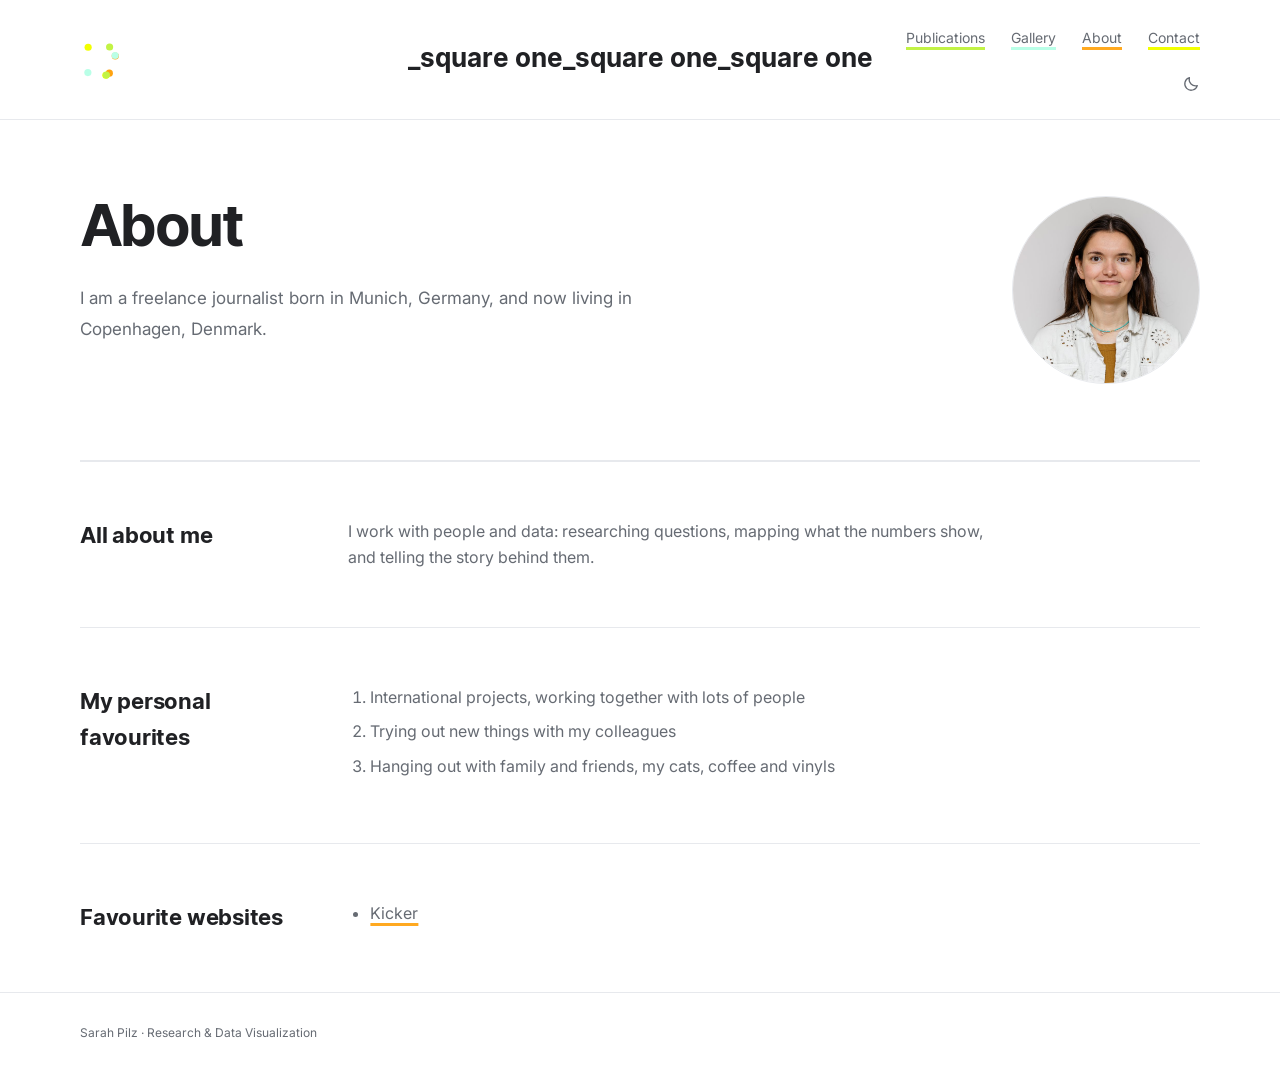
<file: saved/about.html>
<!DOCTYPE html>
<html lang="en" data-theme="light"><head><base href="../">
  <meta charset="UTF-8">
  <meta name="viewport" content="width=device-width, initial-scale=1.0">
  <!-- Both palettes live in the stylesheet and theme.js decides which one <html>
       wears; this tells the browser both are supported. -->
  <meta name="color-scheme" content="light dark">

  <meta name="description" content="About _square one: environmental research, data analysis, interactive mapping, and visual storytelling.">

  <title>About · _square one</title>

  <link rel="preconnect" href="https://fonts.googleapis.com">
  <link rel="preconnect" href="https://fonts.gstatic.com" crossorigin="">
  <link href="https://fonts.googleapis.com/css2?family=Konkhmer+Sleokchher&amp;family=Inter:wght@400;500;600&amp;display=swap" rel="stylesheet">

  <link rel="stylesheet" href="styles.css">

  <!-- Settles the theme before the first paint, so a dark page never flashes
       white; the header button it drives sits at the end of the nav below. -->
  <script src="theme.js"></script>
</head>

<body data-area="about">
  <a class="skip-link" href="#main-content">
    Skip to content
  </a>

  <header class="site-header" id="home">
    <nav class="navigation container" aria-label="Main navigation">
      <a class="brand-logo" href="index.html#home" aria-label="_square one — home">
        <!-- viewBox is cropped around the mark so it fills the header slot. -->
        <svg id="brand-logo-mark" viewBox="5 5 34 34" aria-hidden="true"><line x1="10" y1="10" x2="34" y2="10" stroke="#f2ff00" stroke-width="3.5" stroke-linecap="round" stroke-dasharray="24" stroke-dashoffset="24.00"></line><line x1="34" y1="10" x2="34" y2="34" stroke="#c2f345" stroke-width="3.5" stroke-linecap="round" stroke-dasharray="24" stroke-dashoffset="24.00"></line><line x1="34" y1="34" x2="10" y2="34" stroke="#ffa310" stroke-width="3.5" stroke-linecap="round" stroke-dasharray="24" stroke-dashoffset="24.00"></line><line x1="10" y1="34" x2="10" y2="10" stroke="#b9ffe7" stroke-width="3.5" stroke-linecap="round" stroke-dasharray="24" stroke-dashoffset="24.00"></line><circle r="3.2" fill="#f2ff00" cx="12.28" cy="10.58"></circle><circle r="3.2" fill="#c2f345" cx="31.49" cy="10.38"></circle><circle r="3.2" fill="#ffa310" cx="31.25" cy="33.81"></circle><circle r="3.2" fill="#b9ffe7" cx="12.05" cy="33.23"></circle></svg>
      </a>

      <a class="site-title" href="index.html#home"><span class="site-title-fitter" aria-hidden="true">_square one</span><span class="site-title-live" aria-hidden="true"><span class="site-title-caret" aria-hidden="true">_</span><span class="site-title-body" aria-hidden="true">square one</span></span><span class="visually-hidden">_square one</span></a>

      <div class="nav-links">
        <a href="publications.html">Publications</a>
        <a href="gallery.html">Gallery</a>
        <a href="about.html">About</a>
        <a href="contact.html">Contact</a>

        <button class="theme-toggle" type="button" aria-pressed="false" aria-label="Dark theme">
          <!-- The sun's ring is a path, so the header mark keeps the page's
               only circle elements. -->
          <svg class="theme-toggle-icon theme-toggle-moon" viewBox="0 0 24 24" aria-hidden="true">
            <path d="M20.4 14.1A8.5 8.5 0 0 1 9.9 3.6 8.5 8.5 0 1 0 20.4 14.1Z"></path>
          </svg>
          <svg class="theme-toggle-icon theme-toggle-sun" viewBox="0 0 24 24" aria-hidden="true">
            <path d="M12 7.6a4.4 4.4 0 1 0 0 8.8 4.4 4.4 0 0 0 0-8.8Z"></path>
            <path d="M12 2.6v2.2M12 19.2v2.2M2.6 12h2.2M19.2 12h2.2M5.4 5.4l1.6 1.6M17 17l1.6 1.6M18.6 5.4 17 7M7 17l-1.6 1.6"></path>
          </svg>
        </button>
      </div>
    </nav>
  </header>

  <main id="main-content" tabindex="-1">
    <section class="page-intro container page-intro-split">
      <div>
        <h1>About</h1>
        <p>
          I am a freelance journalist born in Munich, Germany, and now living in
          Copenhagen, Denmark.
        </p>
      </div>

      <!-- The portrait is part of the intro, so its top lines up with the
           "About" heading instead of starting a block of its own. -->
      <figure class="portrait">
        <img src="images/sarah-pilz.jpg" alt="Portrait of Sarah Pilz" width="900" height="720">
      </figure>
    </section>

    <section class="section container" id="all-about-me">
      <div class="section-layout">
        <h2>All about me</h2>

        <div>
          <p>
            I work with people and data: researching questions, mapping what
            the numbers show, and telling the story behind them.
          </p>
        </div>
      </div>
    </section>

    <section class="section container" id="favourites">
      <div class="section-layout">
        <h2>My personal favourites</h2>

        <ol class="favourites">
          <li>International projects, working together with lots of people</li>
          <li>Trying out new things with my colleagues</li>
          <li>Hanging out with family and friends, my cats, coffee and vinyls</li>
        </ol>
      </div>
    </section>

    <section class="section container" id="websites">
      <div class="section-layout">
        <h2>Favourite websites</h2>

        <ul class="favourites">
          <li><a href="https://kicker.de">Kicker</a></li>
        </ul>
      </div>
    </section>
  </main>

  <footer class="site-footer">
    <div class="container">
      <p>Sarah Pilz · Research &amp; Data Visualization</p>
    </div>
  </footer>

  <!-- Shared animated header mark: loaded by every page so it cannot drift. -->
  <script src="logo.js"></script>

  <!-- Shared wordmark intro: the underscore blinks, "square one" is deleted
       from the left, then the whole title returns. -->
  <script src="title.js"></script>


</body></html>
</file>
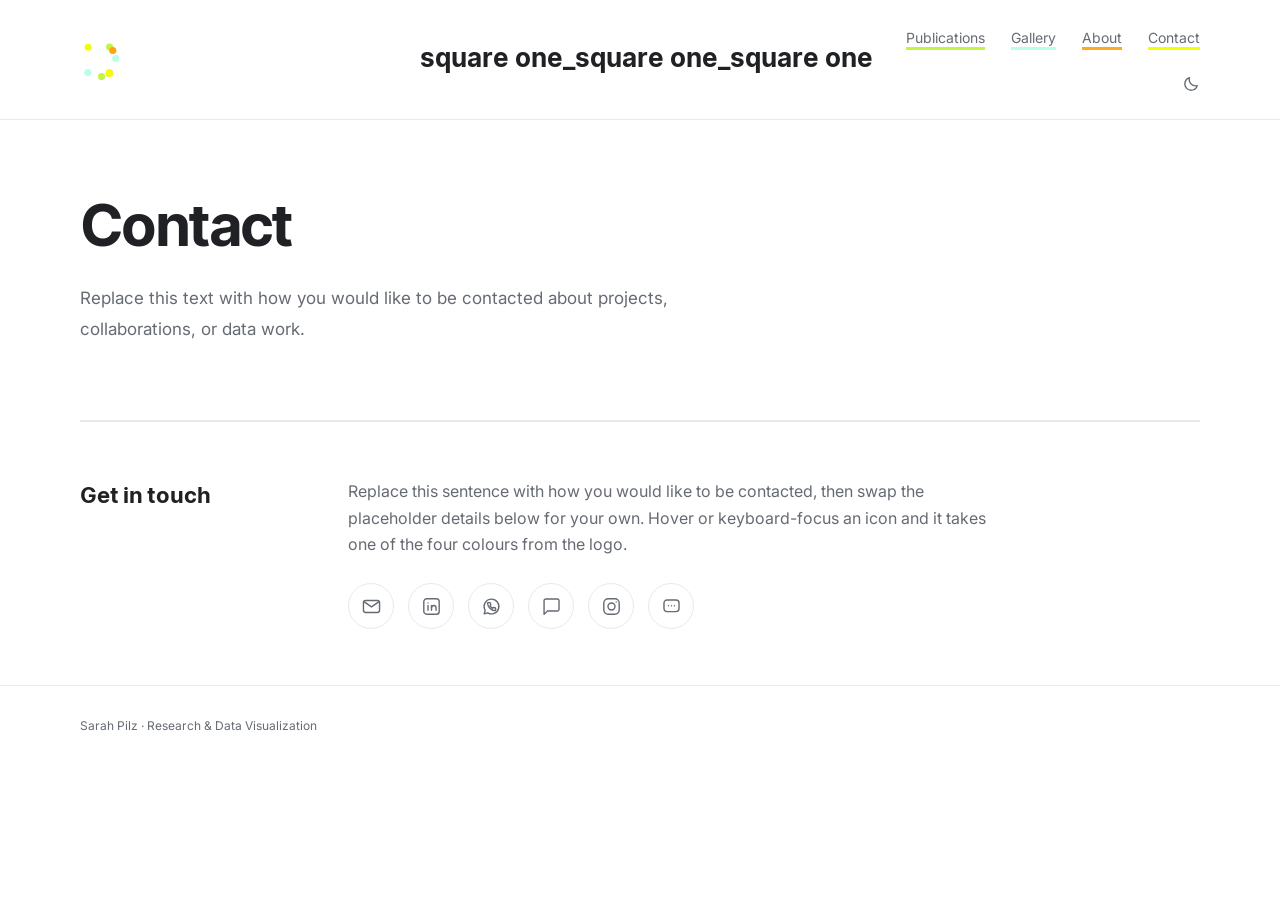
<file: saved/contact.html>
<!DOCTYPE html>
<html lang="en" data-theme="light"><head><base href="../">
  <meta charset="UTF-8">
  <meta name="viewport" content="width=device-width, initial-scale=1.0">
  <!-- Both palettes live in the stylesheet and theme.js decides which one <html>
       wears; this tells the browser both are supported. -->
  <meta name="color-scheme" content="light dark">

  <meta name="description" content="Contact _square one about research, data analysis, interactive mapping, and visual storytelling.">

  <title>Contact · _square one</title>

  <link rel="preconnect" href="https://fonts.googleapis.com">
  <link rel="preconnect" href="https://fonts.gstatic.com" crossorigin="">
  <link href="https://fonts.googleapis.com/css2?family=Konkhmer+Sleokchher&amp;family=Inter:wght@400;500;600&amp;display=swap" rel="stylesheet">

  <link rel="stylesheet" href="styles.css">

  <!-- Settles the theme before the first paint, so a dark page never flashes
       white; the header button it drives sits at the end of the nav below. -->
  <script src="theme.js"></script>
</head>

<body data-area="contact">
  <a class="skip-link" href="#main-content">
    Skip to content
  </a>

  <header class="site-header" id="home">
    <nav class="navigation container" aria-label="Main navigation">
      <a class="brand-logo" href="index.html#home" aria-label="_square one — home">
        <!-- viewBox is cropped around the mark so it fills the header slot. -->
        <svg id="brand-logo-mark" viewBox="5 5 34 34" aria-hidden="true"><line x1="10" y1="10" x2="34" y2="10" stroke="#f2ff00" stroke-width="3.5" stroke-linecap="round" stroke-dasharray="24" stroke-dashoffset="24.00"></line><line x1="34" y1="10" x2="34" y2="34" stroke="#c2f345" stroke-width="3.5" stroke-linecap="round" stroke-dasharray="24" stroke-dashoffset="24.00"></line><line x1="34" y1="34" x2="10" y2="34" stroke="#ffa310" stroke-width="3.5" stroke-linecap="round" stroke-dasharray="24" stroke-dashoffset="24.00"></line><line x1="10" y1="34" x2="10" y2="10" stroke="#b9ffe7" stroke-width="3.5" stroke-linecap="round" stroke-dasharray="24" stroke-dashoffset="24.00"></line><circle r="3.2" fill="#f2ff00" cx="12.28" cy="10.58"></circle><circle r="3.2" fill="#c2f345" cx="31.49" cy="10.38"></circle><circle r="3.2" fill="#ffa310" cx="31.25" cy="33.81"></circle><circle r="3.2" fill="#b9ffe7" cx="12.05" cy="33.23"></circle></svg>
      </a>

      <a class="site-title" href="index.html#home"><span class="site-title-fitter" aria-hidden="true">_square one</span><span class="site-title-live" aria-hidden="true"><span class="site-title-caret" aria-hidden="true">_</span><span class="site-title-body" aria-hidden="true">square one</span></span><span class="visually-hidden">_square one</span></a>

      <div class="nav-links">
        <a href="publications.html">Publications</a>
        <a href="gallery.html">Gallery</a>
        <a href="about.html">About</a>
        <a href="contact.html">Contact</a>

        <button class="theme-toggle" type="button" aria-pressed="false" aria-label="Dark theme">
          <!-- The sun's ring is a path, so the header mark keeps the page's
               only circle elements. -->
          <svg class="theme-toggle-icon theme-toggle-moon" viewBox="0 0 24 24" aria-hidden="true">
            <path d="M20.4 14.1A8.5 8.5 0 0 1 9.9 3.6 8.5 8.5 0 1 0 20.4 14.1Z"></path>
          </svg>
          <svg class="theme-toggle-icon theme-toggle-sun" viewBox="0 0 24 24" aria-hidden="true">
            <path d="M12 7.6a4.4 4.4 0 1 0 0 8.8 4.4 4.4 0 0 0 0-8.8Z"></path>
            <path d="M12 2.6v2.2M12 19.2v2.2M2.6 12h2.2M19.2 12h2.2M5.4 5.4l1.6 1.6M17 17l1.6 1.6M18.6 5.4 17 7M7 17l-1.6 1.6"></path>
          </svg>
        </button>
      </div>
    </nav>
  </header>

  <main id="main-content" tabindex="-1">
    <section class="page-intro container">
      <h1>Contact</h1>
      <p>
        Replace this text with how you would like to be contacted about
        projects, collaborations, or data work.
      </p>
    </section>

    <section class="section container" id="get-in-touch">
      <div class="section-layout">
        <h2>Get in touch</h2>

        <div>
          <p>
            Replace this sentence with how you would like to be contacted, then
            swap the placeholder details below for your own. Hover or
            keyboard-focus an icon and it takes one of the four colours from
            the logo.
          </p>

          <!-- One icon per channel. Every href is a real destination, so a
               click opens the mail app, a chat, or the profile page. -->
          <ul class="contact-links" aria-label="Ways to get in touch">
            <li>
              <a class="contact-link" href="mailto:you@example.com" aria-label="Email">
                <svg viewBox="0 0 24 24" aria-hidden="true" focusable="false" fill="none" stroke="currentColor" stroke-width="1.6" stroke-linecap="round" stroke-linejoin="round">
                  <rect x="2.8" y="5.2" width="18.4" height="13.6" rx="2.4"></rect>
                  <path d="m3.7 6.7 8.3 5.8 8.3-5.8"></path>
                </svg>
              </a>
            </li>

            <li>
              <a class="contact-link" href="https://www.linkedin.com/in/your-handle" aria-label="LinkedIn">
                <svg viewBox="0 0 24 24" aria-hidden="true" focusable="false" fill="none" stroke="currentColor" stroke-width="1.6" stroke-linecap="round" stroke-linejoin="round">
                  <rect x="3.2" y="3.2" width="17.6" height="17.6" rx="3.2"></rect>
                  <path d="M8 10.9v5.5"></path>
                  <path d="M8 7.9h.01"></path>
                  <path d="M12 16.4v-5.5"></path>
                  <path d="M12 13.4a2.6 2.6 0 0 1 5.2 0v3"></path>
                </svg>
              </a>
            </li>

            <li>
              <a class="contact-link" href="https://wa.me/4500000000" aria-label="WhatsApp">
                <svg viewBox="0 0 24 24" aria-hidden="true" focusable="false" fill="none" stroke="currentColor" stroke-width="1.6" stroke-linecap="round" stroke-linejoin="round">
                  <path d="M12 3.6a8.4 8.4 0 1 1-4.3 15.6L3.6 20.4l1.2-4.1A8.4 8.4 0 0 1 12 3.6Z"></path>
                  <!-- Handset: the classic monoline phone outline, scaled into
                       the bubble and re-thickened so both strokes match. -->
                  <path d="M22 16.9v3a2 2 0 0 1-2.2 2 19.8 19.8 0 0 1-8.6-3.1 19.5 19.5 0 0 1-6-6A19.8 19.8 0 0 1 2.1 4.2 2 2 0 0 1 4.1 2h3a2 2 0 0 1 2 1.7 12.8 12.8 0 0 0 .7 2.8 2 2 0 0 1-.5 2.1L8.1 9.9a16 16 0 0 0 6 6l1.3-1.3a2 2 0 0 1 2.1-.4 12.8 12.8 0 0 0 2.8.7A2 2 0 0 1 22 16.9Z" transform="translate(6.6 6.6) scale(0.46)" stroke-width="3.5"></path>
                </svg>
              </a>
            </li>

            <li>
              <a class="contact-link" href="https://signal.me/#p/+4500000000" aria-label="Signal">
                <svg viewBox="0 0 24 24" aria-hidden="true" focusable="false" fill="none" stroke="currentColor" stroke-width="1.6" stroke-linecap="round" stroke-linejoin="round">
                  <path d="M20.6 15.1a2 2 0 0 1-2 2H7.4l-3.9 3.9V5.5a2 2 0 0 1 2-2h13.1a2 2 0 0 1 2 2Z"></path>
                </svg>
              </a>
            </li>

            <li>
              <a class="contact-link" href="https://www.instagram.com/your-handle" aria-label="Instagram">
                <svg viewBox="0 0 24 24" aria-hidden="true" focusable="false" fill="none" stroke="currentColor" stroke-width="1.6" stroke-linecap="round" stroke-linejoin="round">
                  <rect x="3.2" y="3.2" width="17.6" height="17.6" rx="5"></rect>
                  <path d="M12 8a4 4 0 1 0 0 8 4 4 0 1 0 0-8Z"></path>
                  <path d="M17.4 6.9h.01"></path>
                </svg>
              </a>
            </li>

            <li>
              <a class="contact-link" href="https://threema.id/XXXXXXX" aria-label="Threema">
                <svg viewBox="0 0 24 24" aria-hidden="true" focusable="false" fill="none" stroke="currentColor" stroke-width="1.6" stroke-linecap="round" stroke-linejoin="round">
                  <rect x="3.4" y="4.6" width="17.2" height="13.2" rx="3.4"></rect>
                  <path d="M8.6 11.2h.01"></path>
                  <path d="M12 11.2h.01"></path>
                  <path d="M15.4 11.2h.01"></path>
                </svg>
              </a>
            </li>
          </ul>
        </div>
      </div>
    </section>
  </main>

  <footer class="site-footer">
    <div class="container">
      <p>Sarah Pilz · Research &amp; Data Visualization</p>
    </div>
  </footer>

  <!-- Shared animated header mark: loaded by every page so it cannot drift. -->
  <script src="logo.js"></script>

  <!-- Shared wordmark intro: the underscore blinks, "square one" is deleted
       from the left, then the whole title returns. -->
  <script src="title.js"></script>


</body></html>
</file>
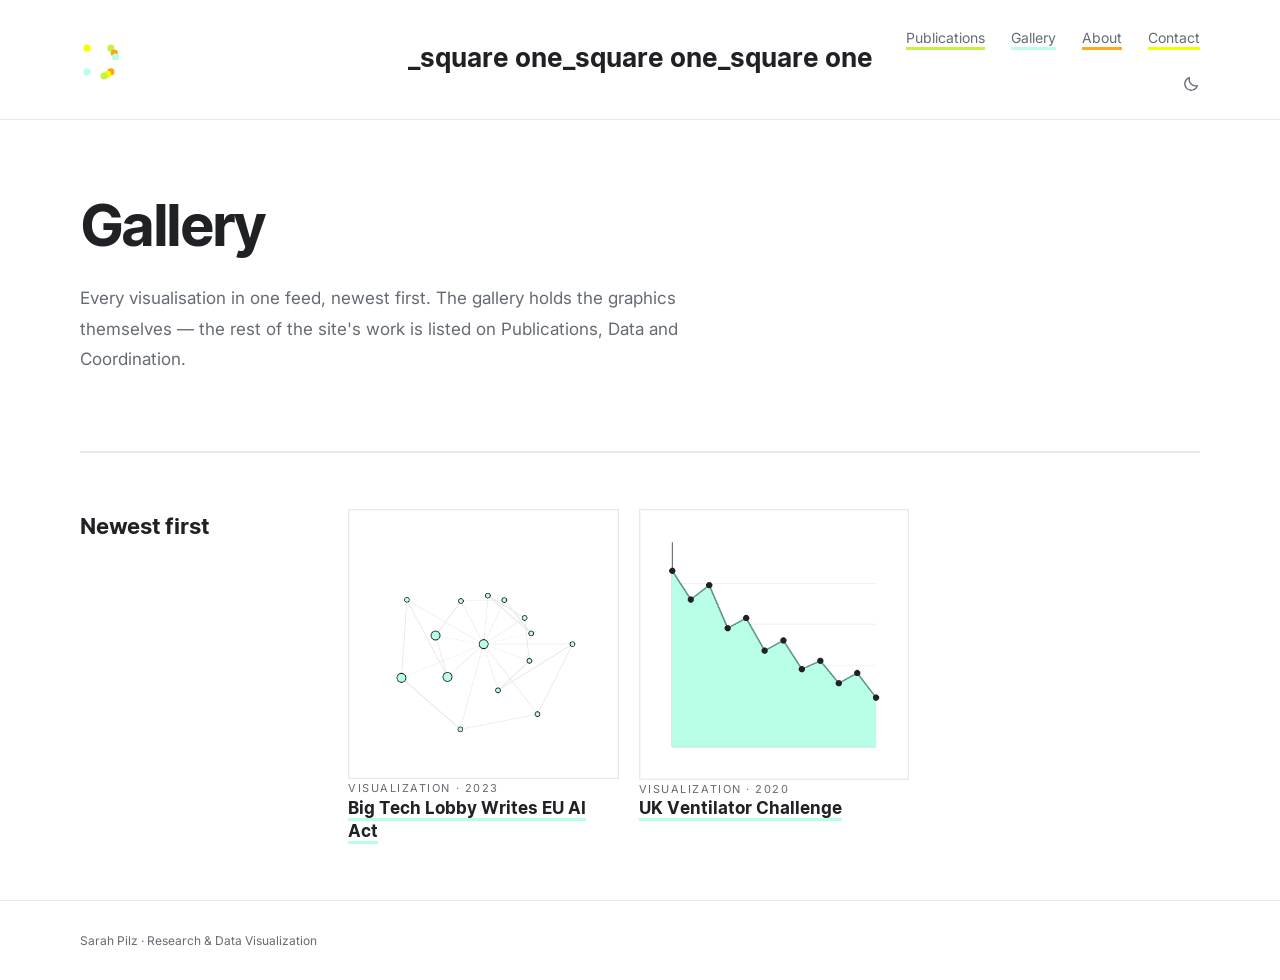
<file: saved/gallery.html>
<!DOCTYPE html>
<html lang="en" data-theme="light"><head><base href="../">
  <meta charset="UTF-8">
  <meta name="viewport" content="width=device-width, initial-scale=1.0">
  <!-- Both palettes live in the stylesheet and theme.js decides which one <html>
       wears; this tells the browser both are supported. -->
  <meta name="color-scheme" content="light dark">

  <meta name="description" content="Gallery: every visualization from _square one — newest work first.">

  <title>Gallery · _square one</title>

  <link rel="preconnect" href="https://fonts.googleapis.com">
  <link rel="preconnect" href="https://fonts.gstatic.com" crossorigin="">
  <link href="https://fonts.googleapis.com/css2?family=Konkhmer+Sleokchher&amp;family=Inter:wght@400;500;600&amp;display=swap" rel="stylesheet">

  <link rel="stylesheet" href="styles.css">

  <!-- Settles the theme before the first paint, so a dark page never flashes
       white; the header button it drives sits at the end of the nav below. -->
  <script src="theme.js"></script>
</head>

<body data-area="gallery">
  <a class="skip-link" href="#main-content">
    Skip to content
  </a>

  <header class="site-header" id="home">
    <nav class="navigation container" aria-label="Main navigation">
      <a class="brand-logo" href="index.html#home" aria-label="_square one — home">
        <!-- viewBox is cropped around the mark so it fills the header slot. -->
        <svg id="brand-logo-mark" viewBox="5 5 34 34" aria-hidden="true"><line x1="10" y1="10" x2="34" y2="10" stroke="#f2ff00" stroke-width="3.5" stroke-linecap="round" stroke-dasharray="24" stroke-dashoffset="24.00"></line><line x1="34" y1="10" x2="34" y2="34" stroke="#c2f345" stroke-width="3.5" stroke-linecap="round" stroke-dasharray="24" stroke-dashoffset="24.00"></line><line x1="34" y1="34" x2="10" y2="34" stroke="#ffa310" stroke-width="3.5" stroke-linecap="round" stroke-dasharray="24" stroke-dashoffset="24.00"></line><line x1="10" y1="34" x2="10" y2="10" stroke="#b9ffe7" stroke-width="3.5" stroke-linecap="round" stroke-dasharray="24" stroke-dashoffset="24.00"></line><circle r="3.2" fill="#f2ff00" cx="11.39" cy="11.39"></circle><circle r="3.2" fill="#c2f345" cx="32.61" cy="11.39"></circle><circle r="3.2" fill="#ffa310" cx="32.61" cy="32.61"></circle><circle r="3.2" fill="#b9ffe7" cx="11.39" cy="32.61"></circle></svg>
      </a>

      <a class="site-title" href="index.html#home"><span class="site-title-fitter" aria-hidden="true">_square one</span><span class="site-title-live" aria-hidden="true"><span class="site-title-caret" aria-hidden="true">_</span><span class="site-title-body" aria-hidden="true">square one</span></span><span class="visually-hidden">_square one</span></a>

      <div class="nav-links">
        <a href="publications.html">Publications</a>
        <a href="gallery.html">Gallery</a>
        <a href="about.html">About</a>
        <a href="contact.html">Contact</a>

        <button class="theme-toggle" type="button" aria-pressed="false" aria-label="Dark theme">
          <!-- The sun's ring is a path, so the header mark keeps the page's
               only circle elements. -->
          <svg class="theme-toggle-icon theme-toggle-moon" viewBox="0 0 24 24" aria-hidden="true">
            <path d="M20.4 14.1A8.5 8.5 0 0 1 9.9 3.6 8.5 8.5 0 1 0 20.4 14.1Z"></path>
          </svg>
          <svg class="theme-toggle-icon theme-toggle-sun" viewBox="0 0 24 24" aria-hidden="true">
            <path d="M12 7.6a4.4 4.4 0 1 0 0 8.8 4.4 4.4 0 0 0 0-8.8Z"></path>
            <path d="M12 2.6v2.2M12 19.2v2.2M2.6 12h2.2M19.2 12h2.2M5.4 5.4l1.6 1.6M17 17l1.6 1.6M18.6 5.4 17 7M7 17l-1.6 1.6"></path>
          </svg>
        </button>
      </div>
    </nav>
  </header>

  <main id="main-content" tabindex="-1">
    <section class="page-intro container">
      <h1>Gallery</h1>
      <p>
        Every visualisation in one feed, newest first. The gallery holds the
        graphics themselves — the rest of the site's work is listed on
        Publications, Data and Coordination.
      </p>
    </section>

    <section class="section container" id="feed">
      <div class="section-layout">
        <h2>Newest first</h2>

        <div>
          <!-- One tile per visualisation, newest at the TOP of this grid: copy an
               <article>, add its page (viz-<slug>.html), its two images under
               images/gallery/ (<slug>.png square for the tile, <slug>-wide.png
               wide for the piece page) and an id for that page to link back to.
               Everything already in the list stays put and simply sinks as new
               work arrives.

               Only visualisations belong here. Pieces listed under
               Publications, Data or Coordination are not visualisations and do
               not appear in the gallery, which is also why no tile carries a
               colour of its own: the whole page is the visualization area. The
               placeholder art is generated by tools/make_gallery.py -- drop real
               screenshots in at the same paths and delete the tool call. -->
          <div class="gallery-grid">

            <article class="tile" id="big-tech-lobby-writes-eu-ai-act">
              <figure class="tile-figure">
                <img src="images/gallery/big-tech-lobby-writes-eu-ai-act.png" alt="Placeholder network diagram for Big Tech Lobby Writes EU AI Act" width="900" height="900">
              </figure>
              <p class="tile-kicker">Visualization · 2023</p>
              <h3 class="tile-title">
                <a href="viz-big-tech-lobby-writes-eu-ai-act.html">Big Tech Lobby Writes EU AI Act</a>
              </h3>
            </article>

            <article class="tile" id="uk-ventilator-challenge">
              <figure class="tile-figure">
                <img src="images/gallery/uk-ventilator-challenge.png" alt="Placeholder line chart for UK Ventilator Challenge" width="900" height="900">
              </figure>
              <p class="tile-kicker">Visualization · 2020</p>
              <h3 class="tile-title">
                <a href="viz-uk-ventilator-challenge.html">UK Ventilator Challenge</a>
              </h3>
            </article>
          </div>
        </div>
      </div>
    </section>
  </main>

  <footer class="site-footer">
    <div class="container">
      <p>Sarah Pilz · Research &amp; Data Visualization</p>
    </div>
  </footer>

  <!-- Shared animated header mark: loaded by every page so it cannot drift. -->
  <script src="logo.js"></script>

  <!-- Shared wordmark intro: the underscore blinks, "square one" is deleted
       from the left, then the whole title returns. -->
  <script src="title.js"></script>


</body></html>
</file>
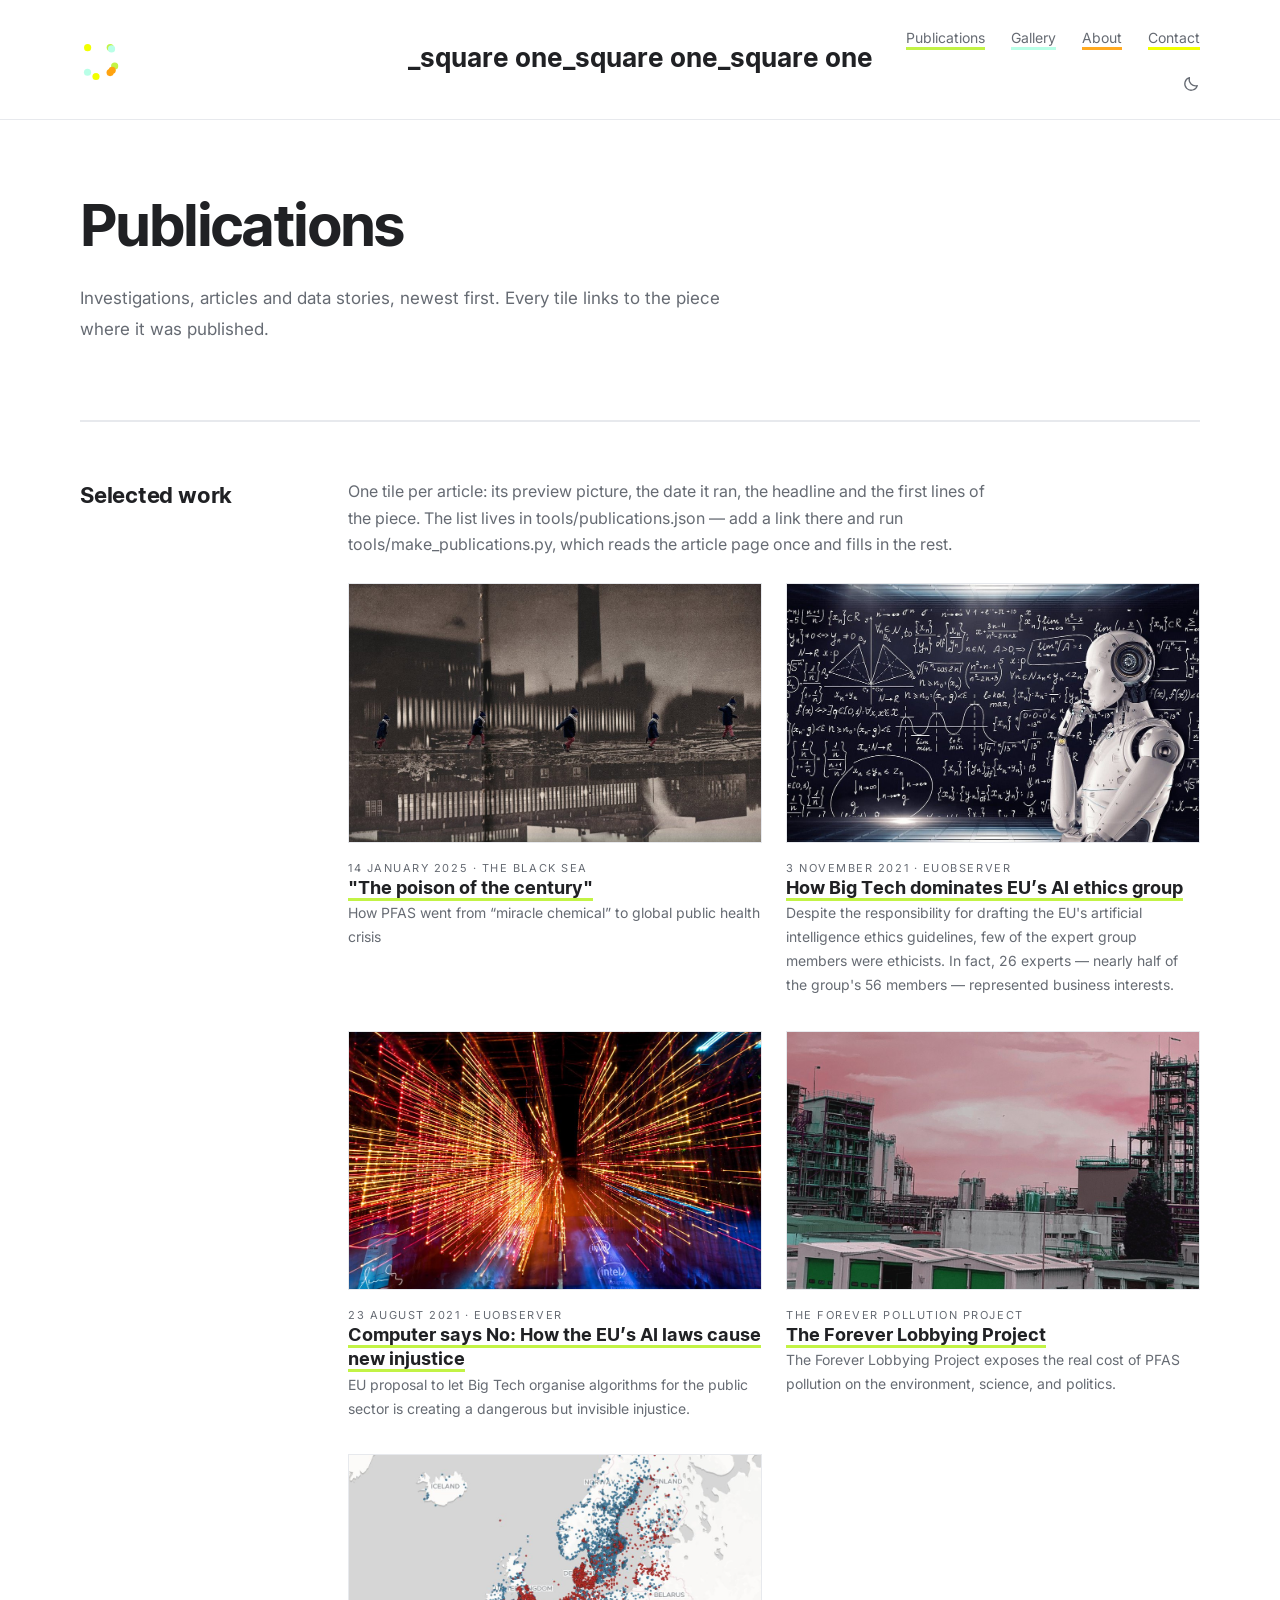
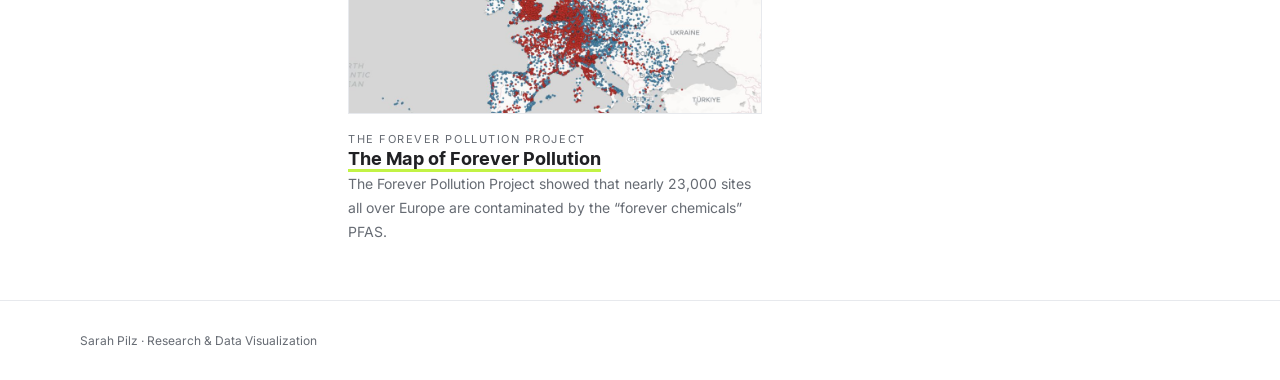
<file: saved/publications.html>
<!DOCTYPE html>
<html lang="en" data-theme="light"><head><base href="../">
  <meta charset="UTF-8">
  <meta name="viewport" content="width=device-width, initial-scale=1.0">
  <!-- Both palettes live in the stylesheet and theme.js decides which one <html>
       wears; this tells the browser both are supported. -->
  <meta name="color-scheme" content="light dark">

  <meta name="description" content="Publications from _square one: cross-border investigations, data analysis, and visual storytelling.">

  <title>Publications · _square one</title>

  <link rel="preconnect" href="https://fonts.googleapis.com">
  <link rel="preconnect" href="https://fonts.gstatic.com" crossorigin="">
  <link href="https://fonts.googleapis.com/css2?family=Konkhmer+Sleokchher&amp;family=Inter:wght@400;500;600&amp;display=swap" rel="stylesheet">

  <link rel="stylesheet" href="styles.css">

  <!-- Settles the theme before the first paint, so a dark page never flashes
       white; the header button it drives sits at the end of the nav below. -->
  <script src="theme.js"></script>
</head>

<body data-area="publications">
  <a class="skip-link" href="#main-content">
    Skip to content
  </a>

  <header class="site-header" id="home">
    <nav class="navigation container" aria-label="Main navigation">
      <a class="brand-logo" href="index.html#home" aria-label="_square one — home">
        <!-- viewBox is cropped around the mark so it fills the header slot. -->
        <svg id="brand-logo-mark" viewBox="5 5 34 34" aria-hidden="true"><line x1="10" y1="10" x2="34" y2="10" stroke="#f2ff00" stroke-width="3.5" stroke-linecap="round" stroke-dasharray="24" stroke-dashoffset="24.00"></line><line x1="34" y1="10" x2="34" y2="34" stroke="#c2f345" stroke-width="3.5" stroke-linecap="round" stroke-dasharray="24" stroke-dashoffset="24.00"></line><line x1="34" y1="34" x2="10" y2="34" stroke="#ffa310" stroke-width="3.5" stroke-linecap="round" stroke-dasharray="24" stroke-dashoffset="24.00"></line><line x1="10" y1="34" x2="10" y2="10" stroke="#b9ffe7" stroke-width="3.5" stroke-linecap="round" stroke-dasharray="24" stroke-dashoffset="24.00"></line><circle r="3.2" fill="#f2ff00" cx="11.83" cy="10.97"></circle><circle r="3.2" fill="#c2f345" cx="32.06" cy="10.87"></circle><circle r="3.2" fill="#ffa310" cx="31.95" cy="33.23"></circle><circle r="3.2" fill="#b9ffe7" cx="11.72" cy="32.92"></circle></svg>
      </a>

      <a class="site-title" href="index.html#home"><span class="site-title-fitter" aria-hidden="true">_square one</span><span class="site-title-live" aria-hidden="true"><span class="site-title-caret" aria-hidden="true">_</span><span class="site-title-body" aria-hidden="true">square one</span></span><span class="visually-hidden">_square one</span></a>

      <div class="nav-links">
        <a href="publications.html">Publications</a>
        <a href="gallery.html">Gallery</a>
        <a href="about.html">About</a>
        <a href="contact.html">Contact</a>

        <button class="theme-toggle" type="button" aria-pressed="false" aria-label="Dark theme">
          <!-- The sun's ring is a path, so the header mark keeps the page's
               only circle elements. -->
          <svg class="theme-toggle-icon theme-toggle-moon" viewBox="0 0 24 24" aria-hidden="true">
            <path d="M20.4 14.1A8.5 8.5 0 0 1 9.9 3.6 8.5 8.5 0 1 0 20.4 14.1Z"></path>
          </svg>
          <svg class="theme-toggle-icon theme-toggle-sun" viewBox="0 0 24 24" aria-hidden="true">
            <path d="M12 7.6a4.4 4.4 0 1 0 0 8.8 4.4 4.4 0 0 0 0-8.8Z"></path>
            <path d="M12 2.6v2.2M12 19.2v2.2M2.6 12h2.2M19.2 12h2.2M5.4 5.4l1.6 1.6M17 17l1.6 1.6M18.6 5.4 17 7M7 17l-1.6 1.6"></path>
          </svg>
        </button>
      </div>
    </nav>
  </header>

  <main id="main-content" tabindex="-1">
    <section class="page-intro container">
      <h1>Publications</h1>
      <p>
        Investigations, articles and data stories, newest first. Every tile links
        to the piece where it was published.
      </p>
    </section>

    <section class="section container" id="selected-work">
      <div class="section-layout">
        <h2>Selected work</h2>

        <div>
          <p>
            One tile per article: its preview picture, the date it ran, the
            headline and the first lines of the piece. The list lives in
            tools/publications.json — add a link there and run
            tools/make_publications.py, which reads the article page once and
            fills in the rest.
          </p>

          <!-- The feed is generated. tools/make_publications.py writes every tile
               between the two markers below, newest first, from the links in
               tools/publications.json. Change that file (or the text it holds),
               never this block: anything typed here is rewritten on the next run,
               and the markers are how the script finds the place to write. -->
          <div class="publication-grid">
            <!-- publications:start -->
              <article class="publication" id="the-poison-of-the-century">
                <figure class="publication-figure">
                  <img src="images/publications/the-poison-of-the-century.jpg" alt="&quot;The poison of the century&quot;" width="1200" height="729">
                </figure>
                <p class="publication-kicker">
                  <time datetime="2025-01-14">14 January 2025</time> · The Black Sea
                </p>
                <h3 class="publication-title">
                  <a href="https://theblacksea.eu/investigations/forever-lobbying-project/the-poison-of-the-century">"The poison of the century"</a>
                </h3>
                <p class="publication-teaser">
                  How PFAS went from “miracle chemical” to global public health crisis
                </p>
              </article>
              <article class="publication" id="how-big-tech-dominates-eu-s-ai-ethics-group">
                <figure class="publication-figure">
                  <img src="images/publications/how-big-tech-dominates-eu-s-ai-ethics-group.jpg" alt="How Big Tech dominates EU’s AI ethics group" width="1024" height="819">
                </figure>
                <p class="publication-kicker">
                  <time datetime="2021-11-03">3 November 2021</time> · EUobserver
                </p>
                <h3 class="publication-title">
                  <a href="https://euobserver.com/investigations/153386">How Big Tech dominates EU’s AI ethics group</a>
                </h3>
                <p class="publication-teaser">
                  Despite the responsibility for drafting the EU's artificial intelligence ethics guidelines, few of the expert group members were ethicists. In fact, 26 experts — nearly half of the group's 56 members — represented business interests.
                </p>
              </article>
              <article class="publication" id="computer-says-no-how-the-eu-s-ai-laws-cause-new-injustice">
                <figure class="publication-figure">
                  <img src="images/publications/computer-says-no-how-the-eu-s-ai-laws-cause-new-injustice.jpg" alt="Computer says No: How the EU’s AI laws cause new injustice" width="1024" height="683">
                </figure>
                <p class="publication-kicker">
                  <time datetime="2021-08-23">23 August 2021</time> · EUobserver
                </p>
                <h3 class="publication-title">
                  <a href="https://euobserver.com/investigations/152695">Computer says No: How the EU’s AI laws cause new injustice</a>
                </h3>
                <p class="publication-teaser">
                  EU proposal to let Big Tech organise algorithms for the public sector is creating a dangerous but invisible injustice.
                </p>
              </article>
              <article class="publication" id="the-forever-lobbying-project">
                <figure class="publication-figure">
                  <img src="images/publications/the-forever-lobbying-project.jpg" alt="The Forever Lobbying Project" width="1200" height="675">
                </figure>
                <p class="publication-kicker">
                  The Forever Pollution Project
                </p>
                <h3 class="publication-title">
                  <a href="https://foreverpollution.eu/lobbying/">The Forever Lobbying Project</a>
                </h3>
                <p class="publication-teaser">
                  The Forever Lobbying Project exposes the real cost of PFAS pollution on the environment, science, and politics.
                </p>
              </article>
              <article class="publication" id="the-map-of-forever-pollution">
                <figure class="publication-figure">
                  <img src="images/publications/the-map-of-forever-pollution.jpg" alt="The Map of Forever Pollution" width="1200" height="631">
                </figure>
                <p class="publication-kicker">
                  The Forever Pollution Project
                </p>
                <h3 class="publication-title">
                  <a href="https://foreverpollution.eu/map/">The Map of Forever Pollution</a>
                </h3>
                <p class="publication-teaser">
                  The Forever Pollution Project showed that nearly 23,000 sites all over Europe are contaminated by the “forever chemicals” PFAS.
                </p>
              </article>
            <!-- publications:end -->
          </div>
        </div>
      </div>
    </section>
  </main>

  <footer class="site-footer">
    <div class="container">
      <p>Sarah Pilz · Research &amp; Data Visualization</p>
    </div>
  </footer>

  <!-- Shared animated header mark: loaded by every page so it cannot drift. -->
  <script src="logo.js"></script>

  <!-- Shared wordmark intro: the underscore blinks, "square one" is deleted
       from the left, then the whole title returns. -->
  <script src="title.js"></script>


</body></html>
</file>
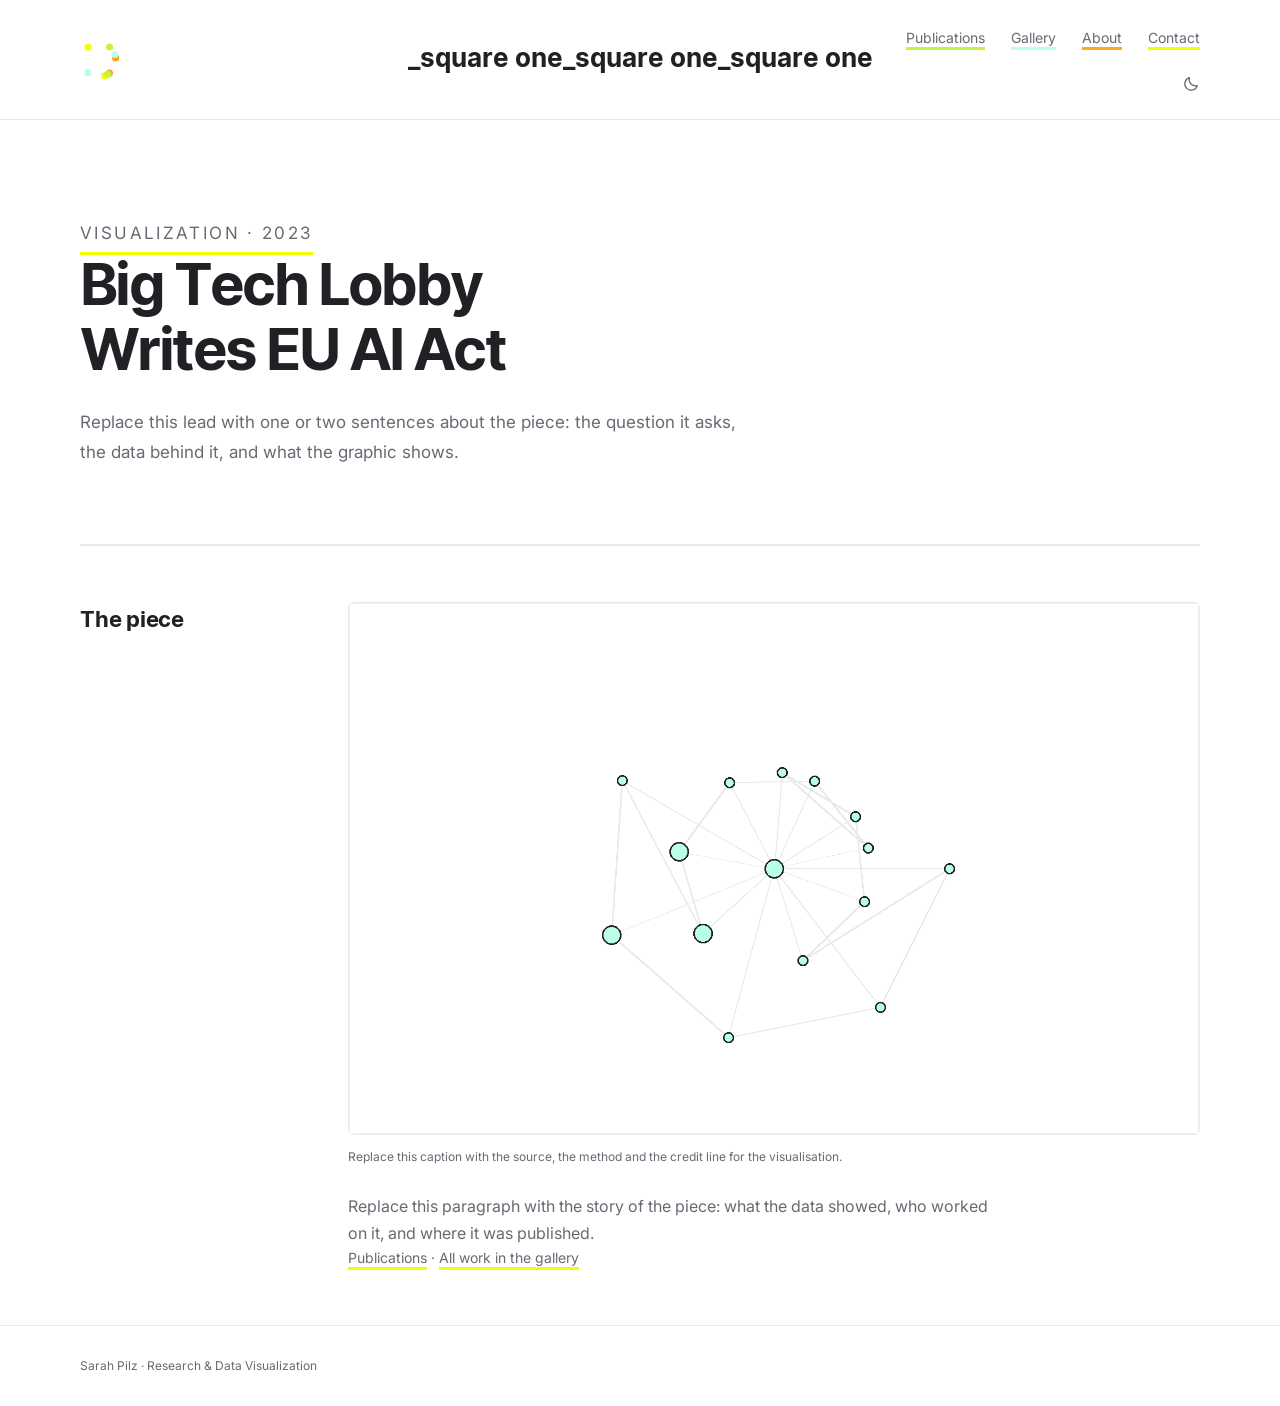
<file: saved/viz-big-tech-lobby-writes-eu-ai-act.html>
<!DOCTYPE html>
<html lang="en" data-theme="light"><head><base href="../">
  <meta charset="UTF-8">
  <meta name="viewport" content="width=device-width, initial-scale=1.0">
  <!-- Both palettes live in the stylesheet and theme.js decides which one <html>
       wears; this tells the browser both are supported. -->
  <meta name="color-scheme" content="light dark">

  <meta name="description" content="Big Tech Lobby Writes EU AI Act — the full visualisation from the _square one gallery.">

  <title>Big Tech Lobby Writes EU AI Act · _square one</title>

  <link rel="preconnect" href="https://fonts.googleapis.com">
  <link rel="preconnect" href="https://fonts.gstatic.com" crossorigin="">
  <link href="https://fonts.googleapis.com/css2?family=Konkhmer+Sleokchher&amp;family=Inter:wght@400;500;600&amp;display=swap" rel="stylesheet">

  <link rel="stylesheet" href="styles.css">

  <!-- Settles the theme before the first paint, so a dark page never flashes
       white; the header button it drives sits at the end of the nav below. -->
  <script src="theme.js"></script>
</head>

<body data-area="visualization">
  <a class="skip-link" href="#main-content">
    Skip to content
  </a>

  <header class="site-header" id="home">
    <nav class="navigation container" aria-label="Main navigation">
      <a class="brand-logo" href="index.html#home" aria-label="_square one — home">
        <!-- viewBox is cropped around the mark so it fills the header slot. -->
        <svg id="brand-logo-mark" viewBox="5 5 34 34" aria-hidden="true"><line x1="10" y1="10" x2="34" y2="10" stroke="#f2ff00" stroke-width="3.5" stroke-linecap="round" stroke-dasharray="24" stroke-dashoffset="24.00"></line><line x1="34" y1="10" x2="34" y2="34" stroke="#c2f345" stroke-width="3.5" stroke-linecap="round" stroke-dasharray="24" stroke-dashoffset="24.00"></line><line x1="34" y1="34" x2="10" y2="34" stroke="#ffa310" stroke-width="3.5" stroke-linecap="round" stroke-dasharray="24" stroke-dashoffset="24.00"></line><line x1="10" y1="34" x2="10" y2="10" stroke="#b9ffe7" stroke-width="3.5" stroke-linecap="round" stroke-dasharray="24" stroke-dashoffset="24.00"></line><circle r="3.2" fill="#f2ff00" cx="12.26" cy="10.59"></circle><circle r="3.2" fill="#c2f345" cx="31.51" cy="10.40"></circle><circle r="3.2" fill="#ffa310" cx="31.28" cy="33.79"></circle><circle r="3.2" fill="#b9ffe7" cx="12.04" cy="33.22"></circle></svg>
      </a>

      <a class="site-title" href="index.html#home"><span class="site-title-fitter" aria-hidden="true">_square one</span><span class="site-title-live" aria-hidden="true"><span class="site-title-caret" aria-hidden="true">_</span><span class="site-title-body" aria-hidden="true">square one</span></span><span class="visually-hidden">_square one</span></a>

      <div class="nav-links">
        <a href="publications.html">Publications</a>
        <a href="gallery.html">Gallery</a>
        <a href="about.html">About</a>
        <a href="contact.html">Contact</a>

        <button class="theme-toggle" type="button" aria-pressed="false" aria-label="Dark theme">
          <!-- The sun's ring is a path, so the header mark keeps the page's
               only circle elements. -->
          <svg class="theme-toggle-icon theme-toggle-moon" viewBox="0 0 24 24" aria-hidden="true">
            <path d="M20.4 14.1A8.5 8.5 0 0 1 9.9 3.6 8.5 8.5 0 1 0 20.4 14.1Z"></path>
          </svg>
          <svg class="theme-toggle-icon theme-toggle-sun" viewBox="0 0 24 24" aria-hidden="true">
            <path d="M12 7.6a4.4 4.4 0 1 0 0 8.8 4.4 4.4 0 0 0 0-8.8Z"></path>
            <path d="M12 2.6v2.2M12 19.2v2.2M2.6 12h2.2M19.2 12h2.2M5.4 5.4l1.6 1.6M17 17l1.6 1.6M18.6 5.4 17 7M7 17l-1.6 1.6"></path>
          </svg>
        </button>
      </div>
    </nav>
  </header>

  <main id="main-content" tabindex="-1">
    <section class="page-intro container">
      <p class="page-kicker">Visualization · 2023</p>
      <h1>Big Tech Lobby Writes EU AI Act</h1>
      <p>
        Replace this lead with one or two sentences about the piece: the
        question it asks, the data behind it, and what the graphic shows.
      </p>
    </section>

    <section class="section container" id="the-piece">
      <div class="section-layout">
        <h2>The piece</h2>

        <div>
          <figure class="piece-figure">
            <img src="images/gallery/big-tech-lobby-writes-eu-ai-act-wide.png" alt="Placeholder: full-size network diagram for Big Tech Lobby Writes EU AI Act" width="1600" height="1000">
            <figcaption>
              Replace this caption with the source, the method and the credit
              line for the visualisation.
            </figcaption>
          </figure>

          <p>
            Replace this paragraph with the story of the piece: what the data
            showed, who worked on it, and where it was published.
          </p>

          <p class="piece-note">
            <a href="publications.html">Publications</a> ·
            <a href="gallery.html#big-tech-lobby-writes-eu-ai-act">All work in the gallery</a>
          </p>
        </div>
      </div>
    </section>
  </main>

  <footer class="site-footer">
    <div class="container">
      <p>Sarah Pilz · Research &amp; Data Visualization</p>
    </div>
  </footer>

  <!-- Shared animated header mark: loaded by every page so it cannot drift. -->
  <script src="logo.js"></script>

  <!-- Shared wordmark intro: the underscore blinks, "square one" is deleted
       from the left, then the whole title returns. -->
  <script src="title.js"></script>


</body></html>
</file>
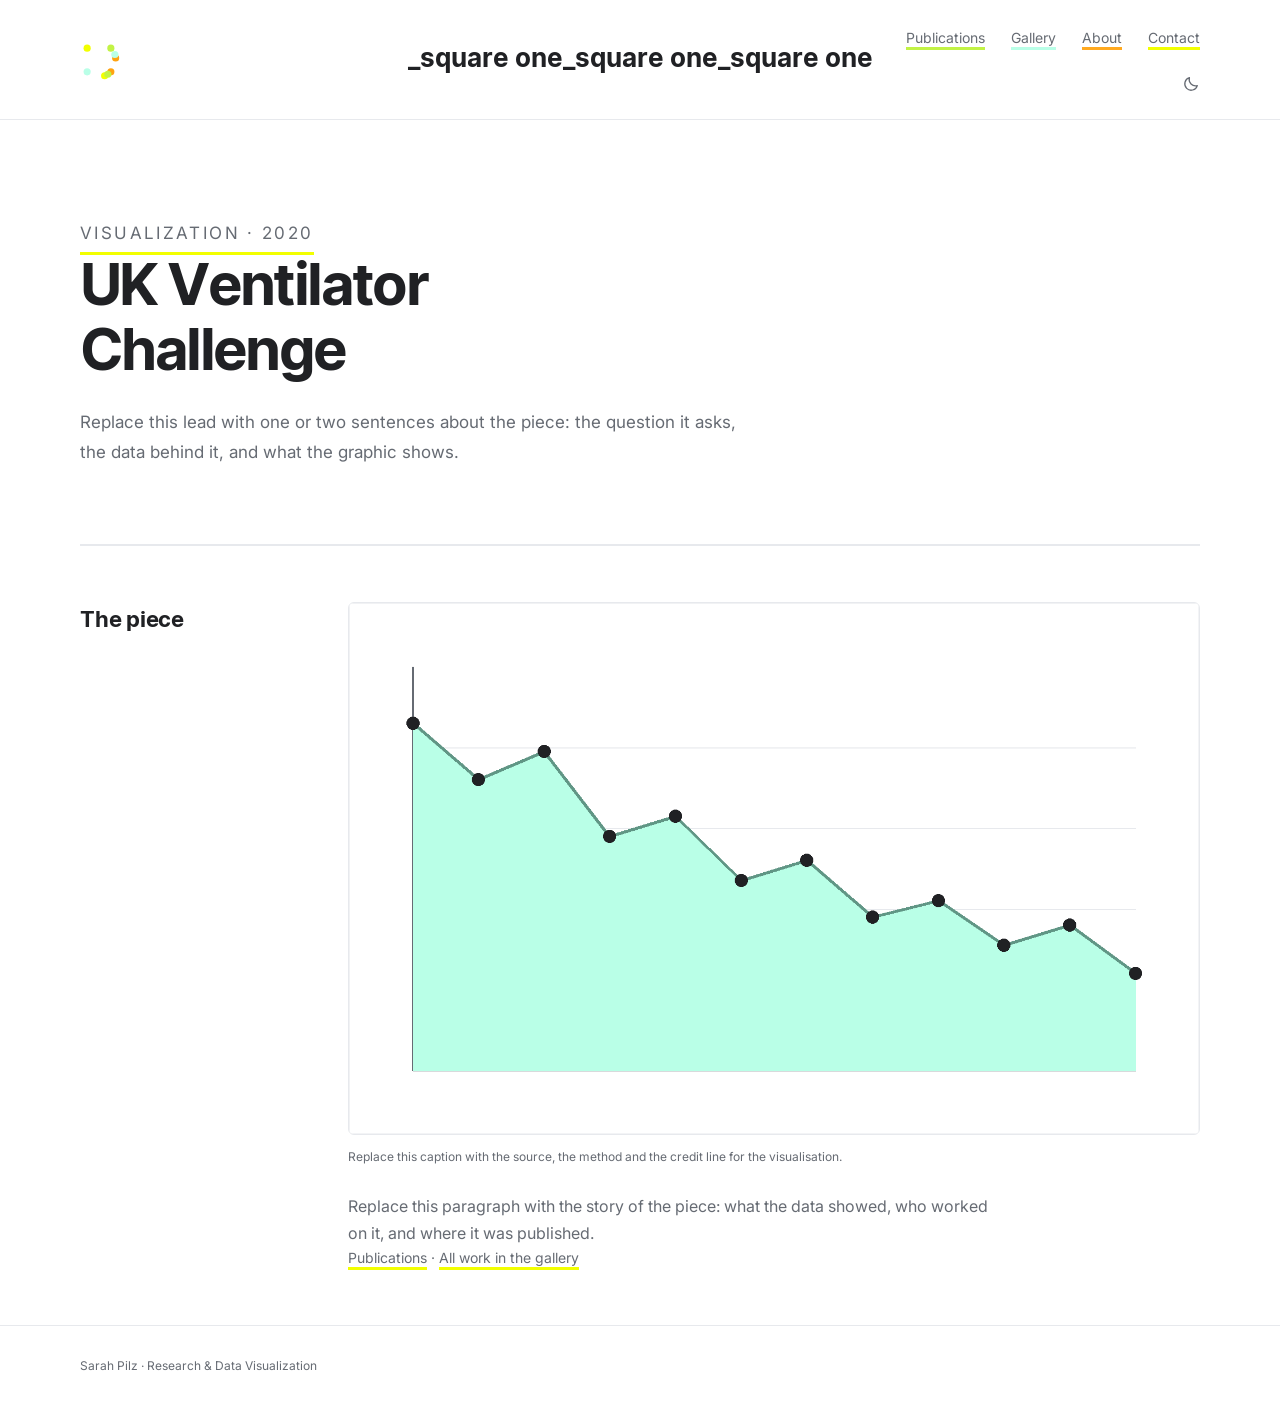
<file: saved/viz-uk-ventilator-challenge.html>
<!DOCTYPE html>
<html lang="en" data-theme="light"><head><base href="../">
  <meta charset="UTF-8">
  <meta name="viewport" content="width=device-width, initial-scale=1.0">
  <!-- Both palettes live in the stylesheet and theme.js decides which one <html>
       wears; this tells the browser both are supported. -->
  <meta name="color-scheme" content="light dark">

  <meta name="description" content="UK Ventilator Challenge — the full visualisation from the _square one gallery.">

  <title>UK Ventilator Challenge · _square one</title>

  <link rel="preconnect" href="https://fonts.googleapis.com">
  <link rel="preconnect" href="https://fonts.gstatic.com" crossorigin="">
  <link href="https://fonts.googleapis.com/css2?family=Konkhmer+Sleokchher&amp;family=Inter:wght@400;500;600&amp;display=swap" rel="stylesheet">

  <link rel="stylesheet" href="styles.css">

  <!-- Settles the theme before the first paint, so a dark page never flashes
       white; the header button it drives sits at the end of the nav below. -->
  <script src="theme.js"></script>
</head>

<body data-area="visualization">
  <a class="skip-link" href="#main-content">
    Skip to content
  </a>

  <header class="site-header" id="home">
    <nav class="navigation container" aria-label="Main navigation">
      <a class="brand-logo" href="index.html#home" aria-label="_square one — home">
        <!-- viewBox is cropped around the mark so it fills the header slot. -->
        <svg id="brand-logo-mark" viewBox="5 5 34 34" aria-hidden="true"><line x1="10" y1="10" x2="34" y2="10" stroke="#f2ff00" stroke-width="3.5" stroke-linecap="round" stroke-dasharray="24" stroke-dashoffset="24.00"></line><line x1="34" y1="10" x2="34" y2="34" stroke="#c2f345" stroke-width="3.5" stroke-linecap="round" stroke-dasharray="24" stroke-dashoffset="24.00"></line><line x1="34" y1="34" x2="10" y2="34" stroke="#ffa310" stroke-width="3.5" stroke-linecap="round" stroke-dasharray="24" stroke-dashoffset="24.00"></line><line x1="10" y1="34" x2="10" y2="10" stroke="#b9ffe7" stroke-width="3.5" stroke-linecap="round" stroke-dasharray="24" stroke-dashoffset="24.00"></line><circle r="3.2" fill="#f2ff00" cx="11.39" cy="11.39"></circle><circle r="3.2" fill="#c2f345" cx="32.61" cy="11.39"></circle><circle r="3.2" fill="#ffa310" cx="32.61" cy="32.61"></circle><circle r="3.2" fill="#b9ffe7" cx="11.39" cy="32.61"></circle></svg>
      </a>

      <a class="site-title" href="index.html#home"><span class="site-title-fitter" aria-hidden="true">_square one</span><span class="site-title-live" aria-hidden="true"><span class="site-title-caret" aria-hidden="true">_</span><span class="site-title-body" aria-hidden="true">square one</span></span><span class="visually-hidden">_square one</span></a>

      <div class="nav-links">
        <a href="publications.html">Publications</a>
        <a href="gallery.html">Gallery</a>
        <a href="about.html">About</a>
        <a href="contact.html">Contact</a>

        <button class="theme-toggle" type="button" aria-pressed="false" aria-label="Dark theme">
          <!-- The sun's ring is a path, so the header mark keeps the page's
               only circle elements. -->
          <svg class="theme-toggle-icon theme-toggle-moon" viewBox="0 0 24 24" aria-hidden="true">
            <path d="M20.4 14.1A8.5 8.5 0 0 1 9.9 3.6 8.5 8.5 0 1 0 20.4 14.1Z"></path>
          </svg>
          <svg class="theme-toggle-icon theme-toggle-sun" viewBox="0 0 24 24" aria-hidden="true">
            <path d="M12 7.6a4.4 4.4 0 1 0 0 8.8 4.4 4.4 0 0 0 0-8.8Z"></path>
            <path d="M12 2.6v2.2M12 19.2v2.2M2.6 12h2.2M19.2 12h2.2M5.4 5.4l1.6 1.6M17 17l1.6 1.6M18.6 5.4 17 7M7 17l-1.6 1.6"></path>
          </svg>
        </button>
      </div>
    </nav>
  </header>

  <main id="main-content" tabindex="-1">
    <section class="page-intro container">
      <p class="page-kicker">Visualization · 2020</p>
      <h1>UK Ventilator Challenge</h1>
      <p>
        Replace this lead with one or two sentences about the piece: the
        question it asks, the data behind it, and what the graphic shows.
      </p>
    </section>

    <section class="section container" id="the-piece">
      <div class="section-layout">
        <h2>The piece</h2>

        <div>
          <figure class="piece-figure">
            <img src="images/gallery/uk-ventilator-challenge-wide.png" alt="Placeholder: full-size line chart for UK Ventilator Challenge" width="1600" height="1000">
            <figcaption>
              Replace this caption with the source, the method and the credit
              line for the visualisation.
            </figcaption>
          </figure>

          <p>
            Replace this paragraph with the story of the piece: what the data
            showed, who worked on it, and where it was published.
          </p>

          <p class="piece-note">
            <a href="publications.html">Publications</a> ·
            <a href="gallery.html#uk-ventilator-challenge">All work in the gallery</a>
          </p>
        </div>
      </div>
    </section>
  </main>

  <footer class="site-footer">
    <div class="container">
      <p>Sarah Pilz · Research &amp; Data Visualization</p>
    </div>
  </footer>

  <!-- Shared animated header mark: loaded by every page so it cannot drift. -->
  <script src="logo.js"></script>

  <!-- Shared wordmark intro: the underscore blinks, "square one" is deleted
       from the left, then the whole title returns. -->
  <script src="title.js"></script>


</body></html>
</file>
<file: styles.css>
/* ==========================================================================
   _square one -- single stylesheet shared by every page
   --------------------------------------------------------------------------
   Link it with <link rel="stylesheet" href="styles.css"> in each page's <head>.
   Everything the pages have in common lives here so the design can only be
   changed in one place.

   Contents
     1.  Design tokens (:root, light and dark)
     2.  Reset and base
     3.  Area colours and links (every page)
     4.  Layout primitives
     5.  Header and navigation
     6.  Hero (index.html)
     7.  Hero chart slot (index.html)
     8.  Page intro (every page except the home page)
     9.  Content sections (all pages)
     10. Brush highlights (index.html section headings)
     11. Portrait and lists (about.html)
     12. Contact links (contact.html)
     13. Gallery grid (gallery.html)
     14. Publications feed (publications.html)
     15. Piece page (viz-*.html)
     16. Footer
     17. Focus styles
     18. Responsive breakpoints
     19. Reference: marker highlight (kept, not applied)
   ========================================================================== */

/* 1. Design tokens --------------------------------------------------------- */

/* Neutral foundation and sparingly used accent colours.
   IMPORTANT: the four accents are duplicated in two JavaScript files so the
   D3 beams and the animated mark match the CSS. Keep all three in sync --
   tools/check_colors.py fails if they drift.

     --yellow  -> hero.js BEAMS[0].color, logo.js COLORS[0]
     --lime    -> hero.js BEAMS[1].color, logo.js COLORS[1]
     --orange  -> hero.js BEAMS[2].color, logo.js COLORS[2]
     --blue    -> hero.js BEAMS[3].color, logo.js COLORS[3]              */
:root {
  --background: #ffffff;
  --text: #202124;
  --muted: #666b73;
  --line: #e7e9ed;
  --yellow: #f2ff00;
  --lime: #c2f345;
  --orange: #ffa310ed;
  --blue: #b9ffe7;
  --content-width: 1120px;

  /* The pages advertise both schemes (the color-scheme meta in every <head>),
     and this is where the light one starts. The dark theme below sets the
     default instead when the visitor has asked for dark. */
  color-scheme: light;

  /* Theme mechanics: the few values that are not simply a colour, because they
     have to behave differently on a dark page. The dark theme below swaps them
     with the four neutrals and never touches the four accents -- a link's
     colour has to mean the same area in either theme. */
  --paint-blend: multiply;   /* how the brush highlight meets the page */
  --paint-strength: 1;       /* how solid the paint is (a wash in the dark) */
  --sheet-shadow: 0 26px 60px rgba(32, 33, 36, 0.12);
  --dot-ring: inset 0 0 0 1px rgba(32, 33, 36, 0.18);
  --hover-fill: #f6f7f8;
  --chip-ink: var(--text);   /* ink on a contact chip filled with an accent */

  /* Konkhmer Sleokchher for titles and headings, Inter for paragraphs.
     Both families are loaded from Google Fonts in each page's <head>. */
  --font-display: "Konkhmer Sleokchher", "Trebuchet MS", "Segoe UI", sans-serif;
  --font-body: "Inter", "Helvetica Neue", Arial, sans-serif;

  /* One hand-drawn paint-brush stroke, reused by every section heading on
     index.html. It is applied with mask-image, so only its alpha matters --
     the colour comes from the heading's own --area-accent. The paint is a
     solid sweep with bristle streaks knocked out of it (even-odd), so it
     reads as dragged paint rather than a printed band; a faint second pass
     under the tail is the brush lifting off. Regenerate it with
     tools/make_brush.py rather than editing this long value by hand. */
  --brush-stroke: url("data:image/svg+xml,%3Csvg xmlns='http://www.w3.org/2000/svg' viewBox='0 0 300 72' preserveAspectRatio='none'%3E%3Cg fill='white'%3E%3Cpath fill-opacity='0.34' d='M 150.0 43.0 C 155.9 42.5 173.7 41.2 185.5 40.1 C 197.3 38.9 209.2 37.4 221.0 36.1 C 232.8 34.8 244.7 33.3 256.5 32.2 C 268.3 31.1 286.1 29.9 292.0 29.4 L 292.0 34.9 C 286.1 35.3 268.3 36.4 256.5 37.5 C 244.7 38.6 232.8 40.1 221.0 41.5 C 209.2 42.8 197.3 44.4 185.5 45.5 C 173.7 46.7 155.9 48.1 150.0 48.6 Z'/%3E%3Cpath fill-rule='evenodd' d='M 7.0 31.8 C 14.6 30.7 36.7 26.6 52.3 24.9 C 67.9 23.2 84.6 22.4 100.7 21.6 C 116.8 20.8 132.9 20.0 149.0 19.9 C 165.1 19.9 181.2 20.3 197.3 21.1 C 213.4 22.0 229.1 23.9 245.7 25.0 C 262.3 26.2 288.4 27.6 297.0 28.1 L 286.0 36.4 C 279.3 37.1 260.4 38.6 245.7 40.4 C 230.9 42.3 213.4 45.5 197.3 47.5 C 181.2 49.6 165.1 51.3 149.0 52.6 C 132.9 53.8 116.8 54.6 100.7 54.8 C 84.6 55.0 68.9 54.9 52.3 53.7 C 35.8 52.5 10.0 48.8 1.5 47.8 Z M 46.0 31.4 C 54.6 31.1 80.3 30.2 97.5 29.9 C 114.7 29.6 131.8 29.4 149.0 29.4 C 166.2 29.3 183.3 29.3 200.5 29.3 C 217.7 29.4 243.4 29.4 252.0 29.4 L 252.0 31.5 C 243.4 31.4 217.7 30.8 200.5 30.7 C 183.3 30.5 166.2 30.4 149.0 30.7 C 131.8 30.9 114.7 31.5 97.5 32.1 C 80.3 32.6 54.6 33.7 46.0 34.0 Z M 58.0 40.3 C 65.5 40.3 88.0 40.3 103.0 40.0 C 118.0 39.6 133.0 39.0 148.0 38.3 C 163.0 37.6 178.0 36.7 193.0 35.9 C 208.0 35.1 230.5 33.9 238.0 33.4 L 238.0 35.4 C 230.5 35.8 208.0 37.4 193.0 38.2 C 178.0 39.0 163.0 39.8 148.0 40.3 C 133.0 40.8 118.0 41.2 103.0 41.4 C 88.0 41.6 65.5 41.6 58.0 41.6 Z M 126.0 46.1 C 129.8 45.9 141.0 45.5 148.5 45.1 C 156.0 44.6 163.5 44.0 171.0 43.4 C 178.5 42.7 186.0 42.0 193.5 41.2 C 201.0 40.4 212.2 39.1 216.0 38.7 L 216.0 40.1 C 212.2 40.6 201.0 41.9 193.5 42.7 C 186.0 43.5 178.5 44.3 171.0 45.0 C 163.5 45.7 156.0 46.3 148.5 46.7 C 141.0 47.2 129.8 47.6 126.0 47.7 Z'/%3E%3C/g%3E%3C/svg%3E");
}

/* The dark theme. Two routes reach the same palette, so both carry the same
   values -- tools/check_css.py compares them and fails if they drift:

     * [data-theme="dark"] on <html>, written by theme.js from the visitor's
       stored choice, which is the only route allowed to override the system;
     * the media query below, for a visitor who has never chosen. It steps
       aside as soon as a choice is stored: :not([data-theme="light"]) is the
       part that keeps a dark system and a chosen light theme light.

   Only the neutral core and the theme mechanics change. The four accents do
   not, because they are the site's map of itself and they all read on the dark
   page as they are. The paint behind the section headings is the one thing a
   swap cannot carry: on white it counts by multiply, but a full-strength
   accent band on the dark page would swallow the heading on top of it, so the
   paint is screened in as a wash (--paint-strength), in the area's colour. */
[data-theme="dark"] {
  --background: #0f1113;
  --text: #f2f3f5;
  --muted: #9ba1a9;
  --line: #2b2f35;
  --paint-blend: screen;
  --paint-strength: 0.34;
  --sheet-shadow: 0 26px 60px rgba(0, 0, 0, 0.55);
  --dot-ring: inset 0 0 0 1px rgba(255, 255, 255, 0.3);
  --hover-fill: rgba(255, 255, 255, 0.07);
  --chip-ink: #101214;
  color-scheme: dark;
}

@media (prefers-color-scheme: dark) {
  :root:not([data-theme="light"]) {
    --background: #0f1113;
    --text: #f2f3f5;
    --muted: #9ba1a9;
    --line: #2b2f35;
    --paint-blend: screen;
    --paint-strength: 0.34;
    --sheet-shadow: 0 26px 60px rgba(0, 0, 0, 0.55);
    --dot-ring: inset 0 0 0 1px rgba(255, 255, 255, 0.3);
    --hover-fill: rgba(255, 255, 255, 0.07);
    --chip-ink: #101214;
    color-scheme: dark;
  }
}

/* 2. Reset and base ------------------------------------------------------- */

/* Include padding and borders in element dimensions. */
* {
  box-sizing: border-box;
}

body {
  margin: 0;
  background: var(--background);
  color: var(--text);
  font-family: var(--font-body);
  line-height: 1.65;
  -webkit-font-smoothing: antialiased;
}

/* Colour is inherited from the element the link sits in, and the underline
   style for every link lives in section 3. */
a {
  color: inherit;
}

button {
  font: inherit;
}

/* 3. Area colours and links ----------------------------------------------- */

/* Every area of the site owns one of the four logo accents, so the colour of a
   link tells you which part of the site you are in:

     research / publications  -> green  (--lime)
     data / gallery           -> blue   (--blue)
     coordination / about     -> orange (--orange)
     visualization / contact  -> yellow (--yellow)

   The mapping lives here and nowhere else: pages and sections carry
   data-area="...", and everything inside them -- link lines, the brush
   highlights on the home page, the gallery's own label -- reads
   --area-accent from that. */
[data-area="research"],
[data-area="publications"] {
  --area-accent: var(--lime);
}

[data-area="data"],
[data-area="gallery"] {
  --area-accent: var(--blue);
}

[data-area="coordination"],
[data-area="about"] {
  --area-accent: var(--orange);
}

[data-area="visualization"],
[data-area="contact"] {
  --area-accent: var(--yellow);
}

/* Every clickable link is drawn with a thick solid line in the colour of its
   area -- the treatment the Kicker link has always had on about.html, now the
   rule for the whole site. The line is visible at rest, so the four colours
   read as a map of the site; hovering or focusing only darkens it. */
a {
  text-decoration: underline;
  text-decoration-color: var(--area-accent, var(--muted));
  text-decoration-thickness: 3px;
  text-underline-offset: 4px;
  text-decoration-skip-ink: none; /* a drawn line, not one broken at descenders */
}

a:hover,
a:focus-visible {
  text-decoration-color: var(--text);
}

/* Things that already carry their own shape opt out of the line: the skip
   link, the header mark and wordmark, the round contact chips and the
   bordered hero button. Gallery tiles need no opt-out: only their title is a
   link, so only the title draws a line. */
.skip-link,
.brand-logo,
.site-title,
.contact-link,
.primary-link,
.secondary-link {
  text-decoration: none;
}

/* 4. Layout primitives ---------------------------------------------------- */

.container {
  width: min(var(--content-width), calc(100% - 48px));
  margin-inline: auto;
}

/* Hidden until focused: lets keyboard users skip navigation. */
.skip-link {
  position: absolute;
  top: 12px;
  left: 12px;
  z-index: 10;
  padding: 10px 16px;
  background: var(--text);
  color: var(--background);
  transform: translateY(-200%);
}

.skip-link:focus {
  transform: translateY(0);
}

/* Screen-reader-only text, used for the full hero line while it types. */
.visually-hidden {
  position: absolute;
  width: 1px;
  height: 1px;
  padding: 0;
  margin: -1px;
  overflow: hidden;
  clip: rect(0 0 0 0);
  clip-path: inset(50%);
  white-space: nowrap;
  border: 0;
}

/* 5. Header and navigation ----------------------------------------------- */

/* Header: animated mark left, centred site title, menu right. */
.site-header {
  padding-block: 26px;
  border-bottom: 1px solid var(--line);
  background: var(--background);
}

.navigation {
  display: grid;
  grid-template-columns: 1fr auto 1fr;
  align-items: center;
  gap: 24px;
}

.brand-logo {
  grid-column: 1;
  justify-self: start;
  display: inline-flex;
  align-items: center;
}

/* The mark is an inline <svg> that logo.js fills with lines and circles. */
.brand-logo svg {
  display: block;
  width: 38px;
  height: 38px;
  overflow: visible;
}

.site-title {
  grid-column: 2;
  justify-self: center;
  position: relative; /* containing block for .site-title-live */
  font-family: var(--font-display);
  font-size: clamp(20px, 2.4vw, 26px);
  color: var(--text);
  white-space: nowrap;
}

/* The site title is played once per page load by title.js: the underscore
   blinks, "square one" is deleted from the left, then everything returns and
   the header stays static. An invisible copy of the finished title holds the
   wordmark's width, so the live copy laid over it can shorten without the
   centred title -- or the caret -- moving. */
.site-title-fitter {
  visibility: hidden;
  user-select: none; /* never copied: it only mirrors the width below */
}

.site-title-live {
  position: absolute;
  top: 0;
  left: 0;
  white-space: pre; /* keep the space that Delete has not eaten yet */
}

/* A hidden caret still holds its width, so the wordmark cannot jitter. */
.site-title-caret.is-off {
  visibility: hidden;
}

.nav-links {
  grid-column: 3;
  justify-self: end;
  display: flex;
  flex-wrap: wrap;
  justify-content: flex-end;
  gap: 26px;
}

.nav-links a {
  color: var(--muted);
  font-size: 14px;
}

/* The menu is colour-coded like the areas it leads to: green for publications,
   blue for the gallery, orange for about, yellow for contact. Keyed on the
   href, so a link cannot drift away from its colour. */
.nav-links a[href="publications.html"] {
  --area-accent: var(--lime);
}

.nav-links a[href="gallery.html"] {
  --area-accent: var(--blue);
}

.nav-links a[href="about.html"] {
  --area-accent: var(--orange);
}

.nav-links a[href="contact.html"] {
  --area-accent: var(--yellow);
}

.nav-links a:hover {
  color: var(--text);
}

/* The light/dark toggle, the last item in the menu. It reads as one more nav
   link -- the same grey, the same --text on hover or keyboard focus -- and
   carries both icons at all times so its width never changes; theme.js decides
   which one is shown through <html data-theme> and keeps aria-pressed in step
   with it. Without JavaScript there would be nothing to toggle, so the markup
   ships the button hidden and the script reveals it. */
.theme-toggle {
  display: inline-flex;
  align-items: center;
  justify-content: center;
  padding: 0;
  margin: 0;
  border: 0;
  background: none;
  color: var(--muted);
  cursor: pointer;
}

.theme-toggle:hover,
.theme-toggle:focus-visible {
  color: var(--text);
}

.theme-toggle[hidden] {
  display: none;
}

.theme-toggle-icon {
  display: block;
  width: 18px;
  height: 18px;
  fill: none;
  stroke: currentColor;
  stroke-width: 1.7;
  stroke-linecap: round;
  stroke-linejoin: round;
}

/* One icon at a time: the moon offers the dark theme, the sun takes it away. */
[data-theme="dark"] .theme-toggle-moon {
  display: none;
}

.theme-toggle-sun {
  display: none;
}

[data-theme="dark"] .theme-toggle-sun {
  display: block;
}

/* 6. Hero (index.html) --------------------------------------------------- */

/* Slow colour beams behind a sheet-like page that types a line. */
.hero {
  position: relative;
  overflow: hidden;
  padding-block: 0;
  border-bottom: 1px solid var(--line);
}

/* Filled by hero.js: an <svg> carrying the blurred D3 beams. */
.hero-beams {
  position: absolute;
  inset: 0;
  width: 100%;
  height: 100%;
  z-index: 0;
  pointer-events: none;
}

.hero-content {
  position: relative;
  z-index: 1;
  padding-block: clamp(64px, 10vw, 128px);
}

/* A plain white sheet, like an empty document in an editor. */
.hero-doc {
  width: min(820px, 100%);
  min-height: clamp(240px, 34vw, 340px);
  margin-inline: auto;
  display: flex;
  align-items: center;
  padding: clamp(32px, 6vw, 72px) clamp(24px, 6vw, 84px);
  background: var(--background);
  border: 1px solid var(--line);
  border-radius: 6px;
  box-shadow: var(--sheet-shadow);
}

.hero-title {
  max-width: none;
  margin: 0;
  font-size: clamp(26px, 4.2vw, 46px);
  line-height: 1.3;
  letter-spacing: 0;
}

/* Blinking stripe cursor for the typing line. */
.hero-caret {
  display: inline-block;
  width: 3px;
  height: 1em;
  margin-left: 0.08em;
  background: var(--text);
  vertical-align: -0.12em;
  animation: caret-blink 1.05s steps(1, end) infinite;
}

@keyframes caret-blink {
  0%,
  50% {
    opacity: 1;
  }

  50.01%,
  100% {
    opacity: 0;
  }
}

.eyebrow {
  margin: 0 0 22px;
  color: var(--muted);
  font-size: 12px;
  letter-spacing: 0.12em;
  text-transform: uppercase;
}

h1 {
  max-width: 12ch;
  margin: 0;
  font-family: var(--font-display);
  font-size: clamp(42px, 5.2vw, 66px);
  font-weight: 400;
  line-height: 1.12;
  letter-spacing: -0.045em;
}

/* Yellow appears only as a short underline. */
.headline-accent {
  position: relative;
  display: inline-block;
}

.headline-accent::after {
  content: "";
  position: absolute;
  left: 0;
  bottom: -0.09em;
  width: 100%;
  height: 4px;
  background: var(--yellow);
}

.hero-description {
  max-width: 46ch;
  margin: 28px 0 0;
  color: var(--muted);
  font-size: 17px;
  line-height: 1.8;
}

.hero-description span {
  color: var(--text);
}

.hero-actions {
  display: flex;
  flex-wrap: wrap;
  align-items: center;
  gap: 26px;
  margin-top: 34px;
}

/* Neutral button with a small orange arrow. */
.primary-link {
  display: inline-flex;
  align-items: center;
  justify-content: center;
  gap: 12px;
  min-height: 44px;
  padding: 11px 18px;
  border: 1px solid var(--line);
  background: transparent;
  color: var(--text);
  font-size: 14px;
  font-weight: 600;
}

.action-arrow {
  color: var(--orange);
}

.primary-link:hover {
  background: var(--hover-fill);
  border-color: var(--text);
}

.secondary-link {
  display: inline-flex;
  align-items: center;
  min-height: 44px;
  color: var(--muted);
  font-size: 14px;
}

.secondary-link:hover {
  color: var(--text);
  text-decoration: underline;
  text-underline-offset: 5px;
}

/* 7. Hero chart slot (index.html) ---------------------------------------- */

/* No card background, shadow, or coloured border around the chart. */
.hero-visual {
  min-width: 0;
  margin: 0;
}

.chart-header {
  display: flex;
  align-items: baseline;
  justify-content: space-between;
  flex-wrap: wrap;
  gap: 12px;
  margin-bottom: 16px;
}

.chart-header h2 {
  margin: 0;
  font-size: 14px;
  font-weight: 500;
}

.sort-button {
  min-height: 44px;
  padding: 6px 0;
  border: 0;
  border-bottom: 1px solid var(--line);
  background: transparent;
  color: var(--muted);
  font-size: 12px;
  cursor: pointer;
}

.sort-button:hover {
  color: var(--text);
  border-bottom-color: var(--text);
}

.sort-button:disabled {
  opacity: 0.6;
  cursor: not-allowed;
}

#chart svg {
  display: block;
  width: 100%;
  height: auto;
  font-family: inherit;
}

.chart-caption {
  margin-top: 12px;
  color: var(--muted);
  font-size: 12px;
  line-height: 1.7;
}

.chart-fallback {
  padding-block: 30px;
  color: var(--muted);
  font-size: 14px;
}

/* 8. Page intro (every page except the home page) ------------------------- */

/* Page heading: mirrors the hero type scale on index.html. */
.page-intro {
  padding-block: clamp(44px, 7vw, 76px);
  border-bottom: 1px solid var(--line);
}

.page-intro h1 {
  margin: 0;
  font-family: var(--font-display);
  font-size: clamp(36px, 4.6vw, 58px);
  font-weight: 400;
  line-height: 1.12;
  letter-spacing: -0.045em;
}

.page-intro p {
  max-width: 60ch;
  margin: 22px 0 0;
  color: var(--muted);
  font-size: 17px;
  line-height: 1.8;
}

/* An intro with a picture beside the heading (about.html): the text column
   keeps its own width and the round portrait sits at the top right, on the
   heading's line rather than floated somewhere below it. */
.page-intro-split {
  display: grid;
  grid-template-columns: minmax(0, 1fr) auto;
  gap: 40px;
  align-items: start;
}

/* 9. Content sections (all pages) ---------------------------------------- */

/* Quiet dividers and consistent alignment below the hero. */
.section {
  padding-block: 56px;
  border-top: 1px solid var(--line);
}

/* Label column plus content column; stacks below 850px (see section 17). */
.section-layout {
  display: grid;
  grid-template-columns: 220px 1fr;
  gap: 48px;
}

.section h2 {
  margin: 0;
  font-family: var(--font-display);
  font-size: 22px;
  font-weight: 400;
  letter-spacing: -0.01em;
}

.section p {
  max-width: 65ch;
  margin: 0;
  color: var(--muted);
}

.topics {
  display: flex;
  flex-wrap: wrap;
  gap: 12px 28px;
  padding: 0;
  margin: 22px 0 0;
  list-style: none;
  font-size: 14px;
}

/* Every option that leads somewhere wears one of the logo's dots in front of
   it, in the colour of the section it sits in -- research green, data blue,
   coordination orange, visualization yellow. The dot lives inside the link, so
   it is part of the click target and part of the focus ring, and hovering it
   pushes the dot out a little. An option that is not clickable simply has no
   dot, which is what tells the two apart at a glance. The inner ring is there
   because the pale --yellow and --blue would otherwise fade into the page. */
.topics a::before {
  content: "";
  display: inline-block;
  width: 9px;
  height: 9px;
  margin-right: 9px;
  border-radius: 50%;
  background: var(--area-accent, var(--muted));
  box-shadow: var(--dot-ring);
  vertical-align: middle;
  transition: transform 140ms ease;
}

.topics a:hover::before,
.topics a:focus-visible::before {
  transform: scale(1.3);
}

/* 10. Brush highlights (index.html section headings) --------------------- */

/* The four section headings on the home page wear the logo accent of their own
   section, laid on like paint from a brush: a tapered sweep with bristle
   streaks and a ragged lift-off, never a filled rectangle. The colour arrives
   through --area-accent from the section's data-area, and the shape is the
   shared --brush-stroke token.

   .brush is only as wide as its heading, so the stroke sits on the word and not
   on the empty column beside it. The stroke is painted behind the text by
   z-index: -1 (the heading has no background of its own, so nothing hides it)
   and multiplied into the page like wet paint. The box is offset up and out so
   the paint covers the word and overruns it a little on both sides. */
.brush {
  position: relative;
  width: fit-content;
  max-width: 100%;
}

.brush::before {
  content: "";
  position: absolute;
  z-index: -1;
  inset: -0.18em -0.5em 0.09em -0.34em;
  background: var(--area-accent, var(--yellow));
  -webkit-mask-image: var(--brush-stroke);
  mask-image: var(--brush-stroke);
  -webkit-mask-size: 100% 100%;
  mask-size: 100% 100%;
  -webkit-mask-repeat: no-repeat;
  mask-repeat: no-repeat;
  transform: rotate(-0.9deg);
  opacity: var(--paint-strength);
  mix-blend-mode: var(--paint-blend);
}

/* 11. Portrait and lists (about.html) ------------------------------------ */

/* The portrait sits beside the "About" heading, top-aligned with it (see
   .page-intro-split in section 8), and is cut to a circle: a square crop of
   the photo, so the framing can never letterbox the face, with the page's
   hairline following the circle. */
.portrait {
  margin: 0;
}

.portrait img {
  display: block;
  width: clamp(132px, 15vw, 188px);
  height: auto;
  aspect-ratio: 1 / 1;
  object-fit: cover;
  border: 1px solid var(--line);
  border-radius: 50%;
}

.favourites {
  max-width: 65ch;
  margin: 0;
  padding-left: 1.4em;
  color: var(--muted);
}

.favourites li {
  margin-bottom: 8px;
}

/* 12. Contact links (contact.html) ---------------------------------------- */

/* One round chip per way to get in touch. The four logo accents are cycled
   along the row, and hovering or tabbing to a chip fills both its outline and
   its body with that accent: a hairline alone would be almost invisible in the
   pale --yellow and --blue against the white page. */
.contact-links {
  display: flex;
  flex-wrap: wrap;
  gap: 14px;
  padding: 0;
  margin: 26px 0 0;
  list-style: none;
}

.contact-links li:nth-child(4n + 1) {
  --accent: var(--yellow);
}

.contact-links li:nth-child(4n + 2) {
  --accent: var(--lime);
}

.contact-links li:nth-child(4n + 3) {
  --accent: var(--orange);
}

.contact-links li:nth-child(4n + 4) {
  --accent: var(--blue);
}

.contact-link {
  display: inline-flex;
  align-items: center;
  justify-content: center;
  width: 46px;
  height: 46px;
  border: 1px solid var(--line);
  border-radius: 50%;
  color: var(--muted);
  transition: color 150ms ease, background-color 150ms ease, border-color 150ms ease;
}

/* The icons are inline SVGs painted with currentColor, so colour is the only
   change needed to restyle one. */
.contact-link svg {
  display: block;
  width: 21px;
  height: 21px;
}

.contact-link:hover,
.contact-link:focus-visible {
  border-color: var(--accent);
  background: var(--accent);
  color: var(--chip-ink);
}

/* 13. Gallery grid (gallery.html) ---------------------------------------- */

/* A feed of square tiles, newest first. Every tile is a visualisation, so none
   of them carries a colour of its own: the one link line an area gets from
   section 3 is the gallery's own accent, and the artwork stays neutral. Each
   tile is a picture, the year it belongs to, and its title -- and the title is
   the only link, stretched over the whole tile by the ::after overlay, so the
   picture, the label and the title are one click target and one tab stop. */
.gallery-grid {
  display: grid;
  grid-template-columns: repeat(3, 1fr);
  gap: 30px 20px;
}

.tile {
  position: relative; /* containing block for the stretched title link */
}

.tile-figure {
  margin: 0;
  border: 1px solid var(--line);
  background: var(--background);
  overflow: hidden;
}

/* Square tiles whatever shape the screenshot is, so the grid stays a grid. */
.tile-figure img {
  display: block;
  width: 100%;
  height: auto;
  aspect-ratio: 1 / 1;
  object-fit: cover;
  transition: transform 220ms ease;
}

.tile-kicker {
  margin: 14px 0 6px;
  color: var(--muted);
  font-size: 11px;
  letter-spacing: 0.14em;
  text-transform: uppercase;
}

.tile-title {
  margin: 0;
  font-family: var(--font-display);
  font-size: 17px;
  font-weight: 400;
  line-height: 1.35;
}

.tile-title a {
  color: var(--text);
}

.tile-title a::after {
  content: "";
  position: absolute;
  inset: 0;
}

.tile:hover .tile-figure {
  border-color: var(--text);
}

.tile:hover .tile-figure img {
  transform: scale(1.02);
}

/* 14. Publications feed (publications.html) ------------------------------ */

/* One card per article: preview picture on top, then the date and outlet, the
   headline and the first lines of the piece. The whole card is the click
   target: the headline is the only link and its ::after overlay is stretched
   over everything, so picture, kicker and teaser are one tab stop and one
   click -- the same trick the gallery tiles use. The cards are written by
   tools/make_publications.py from tools/publications.json. */
.publication-grid {
  display: grid;
  grid-template-columns: repeat(2, minmax(0, 1fr));
  gap: 34px 24px;
  margin-top: 26px;
}

.publication {
  position: relative; /* containing block for the stretched headline link */
}

.publication-figure {
  margin: 0 0 16px;
  border: 1px solid var(--line);
  background: var(--background);
  overflow: hidden;
}

/* One crop for every card, whatever shape the article's picture is, so the
   feed stays a grid. */
.publication-figure img {
  display: block;
  width: 100%;
  height: auto;
  aspect-ratio: 16 / 10;
  object-fit: cover;
  transition: transform 220ms ease;
}

.publication-kicker {
  margin: 0 0 6px;
  color: var(--muted);
  font-size: 11px;
  letter-spacing: 0.14em;
  text-transform: uppercase;
}

.publication-title {
  margin: 0;
  font-family: var(--font-display);
  font-size: 18px;
  font-weight: 400;
  line-height: 1.35;
}

.publication-title a {
  color: var(--text);
}

.publication-title a::after {
  content: "";
  position: absolute;
  inset: 0;
}

.publication-teaser {
  margin: 8px 0 0;
  color: var(--muted);
  font-size: 14px;
  line-height: 1.7;
}

.publication:hover .publication-figure {
  border-color: var(--text);
}

.publication:hover .publication-figure img {
  transform: scale(1.02);
}

/* Shown only while tools/publications.json is empty. */
.publication-empty {
  margin: 26px 0 0;
  color: var(--muted);
  font-size: 14px;
}

/* 15. Piece page (viz-*.html) -------------------------------------------- */

/* The area label above the title, underlined like a key on a printed map. */
.page-kicker {
  display: inline-block;
  margin: 0 0 16px;
  padding-bottom: 3px;
  border-bottom: 3px solid var(--area-accent, var(--muted));
  color: var(--muted);
  font-size: 11px;
  letter-spacing: 0.14em;
  text-transform: uppercase;
}

/* The full visualisation sits in the content column, framed like the hero. */
.piece-figure {
  margin: 0 0 26px;
}

.piece-figure img {
  display: block;
  width: 100%;
  height: auto;
  border: 1px solid var(--line);
  border-radius: 6px;
}

.piece-figure figcaption {
  margin-top: 12px;
  color: var(--muted);
  font-size: 12px;
  line-height: 1.7;
}

/* Where the piece was published, and the way back to the feed. */
.piece-note {
  margin: 22px 0 0;
  color: var(--muted);
  font-size: 14px;
}

.piece-back {
  margin: 28px 0 0;
}

/* 16. Footer ------------------------------------------------------------- */

.site-footer {
  padding-block: 30px;
  border-top: 1px solid var(--line);
  background: var(--background);
  color: var(--muted);
  font-size: 12px;
}

.site-footer p {
  margin: 0;
}

/* 17. Focus styles ------------------------------------------------------- */

/* The ring is --text, so it flips with the theme and stays clear of the four
   decorative accents on either page. */
a:focus-visible,
button:focus-visible {
  outline: 2px solid var(--text);
  outline-offset: 5px;
}

/* 18. Responsive breakpoints --------------------------------------------- */

/* Stack the two-column sections on tablets and smaller screens. */
@media (max-width: 850px) {
  .section-layout {
    grid-template-columns: 1fr;
    gap: 20px;
  }

  .gallery-grid {
    grid-template-columns: repeat(2, 1fr);
  }
}

/* Small screens: centred title on top, logo and menu underneath. */
@media (max-width: 700px) {
  .navigation {
    grid-template-columns: 1fr auto;
    row-gap: 14px;
  }

  .site-title {
    grid-column: 1 / -1;
    grid-row: 1;
    justify-self: center;
  }

  .brand-logo {
    grid-column: 1;
    grid-row: 2;
    justify-self: start;
  }

  .nav-links {
    grid-column: 2;
    grid-row: 2;
    justify-self: end;
  }

  /* The About intro stacks: heading and text first, portrait underneath. */
  .page-intro-split {
    grid-template-columns: 1fr;
    gap: 24px;
  }

  /* One publication per row: two cards side by side would leave no room for
     the headline or the teaser. */
  .publication-grid {
    grid-template-columns: 1fr;
  }
}

/* Give mobile navigation and hero room to breathe. */
@media (max-width: 480px) {
  .container {
    width: calc(100% - 32px);
  }

  /* The theme toggle is one more item in the menu, so the gaps tighten a little
     to keep all five on one line -- and the toggle out of a row of its own -- at
     a 390 px window. */
  .nav-links {
    gap: 14px;
  }

  .section {
    padding-block: 40px;
  }

  /* Two tiles still fit side by side; the gap just tightens. */
  .gallery-grid {
    gap: 24px 14px;
  }
}

/* 19. Reference: marker highlight (kept, not applied) --------------------- */

/* The highlight the section headings wore before the paint brush: a flat
   marker tint straight across the word -- one solid band of the section's
   accent, squared off like a chisel tip, tipped a hair so it reads as drawn by
   hand. It is a real alternative to the brush, not a leftover, so it is kept
   here in full.

   It is deliberately unused: index.html paints the brush from section 10, and
   no page carries class="highlight". tools/check_css.py fails if this block
   disappears, and also if a page starts using the class, so the two highlights
   can never end up on the same heading by accident. To go back to the marker,
   change one class in index.html:

     <h2 class="brush">Research</h2>   ->   <h2 class="highlight">Research</h2>

   Like the brush, only the shape lives here: the colour still comes from
   --area-accent, so a heading keeps the colour of its own area whichever of
   the two it wears. */
.highlight {
  position: relative;
  width: fit-content;
  max-width: 100%;
}

.highlight::before {
  content: "";
  position: absolute;
  z-index: -1;
  inset: 0.06em -0.42em 0.02em -0.42em;
  background: var(--area-accent, var(--yellow));
  -webkit-mask-image: linear-gradient(94deg, transparent 0 3%, #000 12% 88%, transparent 97% 100%);
  mask-image: linear-gradient(94deg, transparent 0 3%, #000 12% 88%, transparent 97% 100%);
  transform: rotate(-0.5deg);
  mix-blend-mode: multiply;
}
</file>
